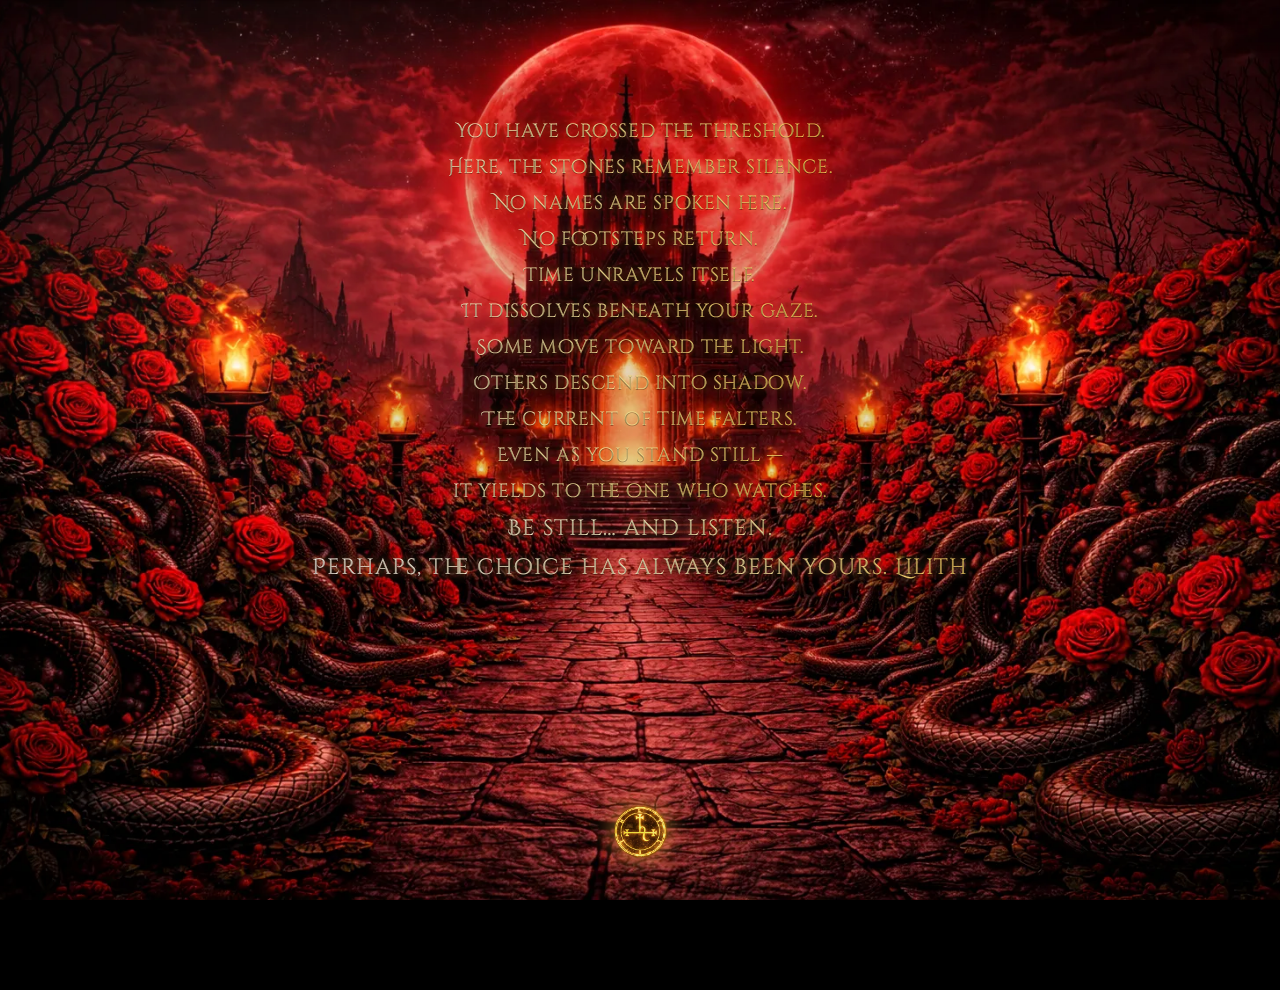
<file: index.html>
<!DOCTYPE html>
<html lang="ru">
<head>
  <meta charset="UTF-8" />
  <meta name="viewport" content="width=device-width, initial-scale=1.0" />

  <title>Lilith Temple</title>

  <meta http-equiv="refresh" content="0; url=room0/index.html" />

  <script>
    window.location.replace("room0/index.html");
  </script>
</head>

<body>
  <p>
    Entering Lilith Temple...
    <a href="room0/index.html">Continue</a>
  </p>
</body>
</html>
</file>
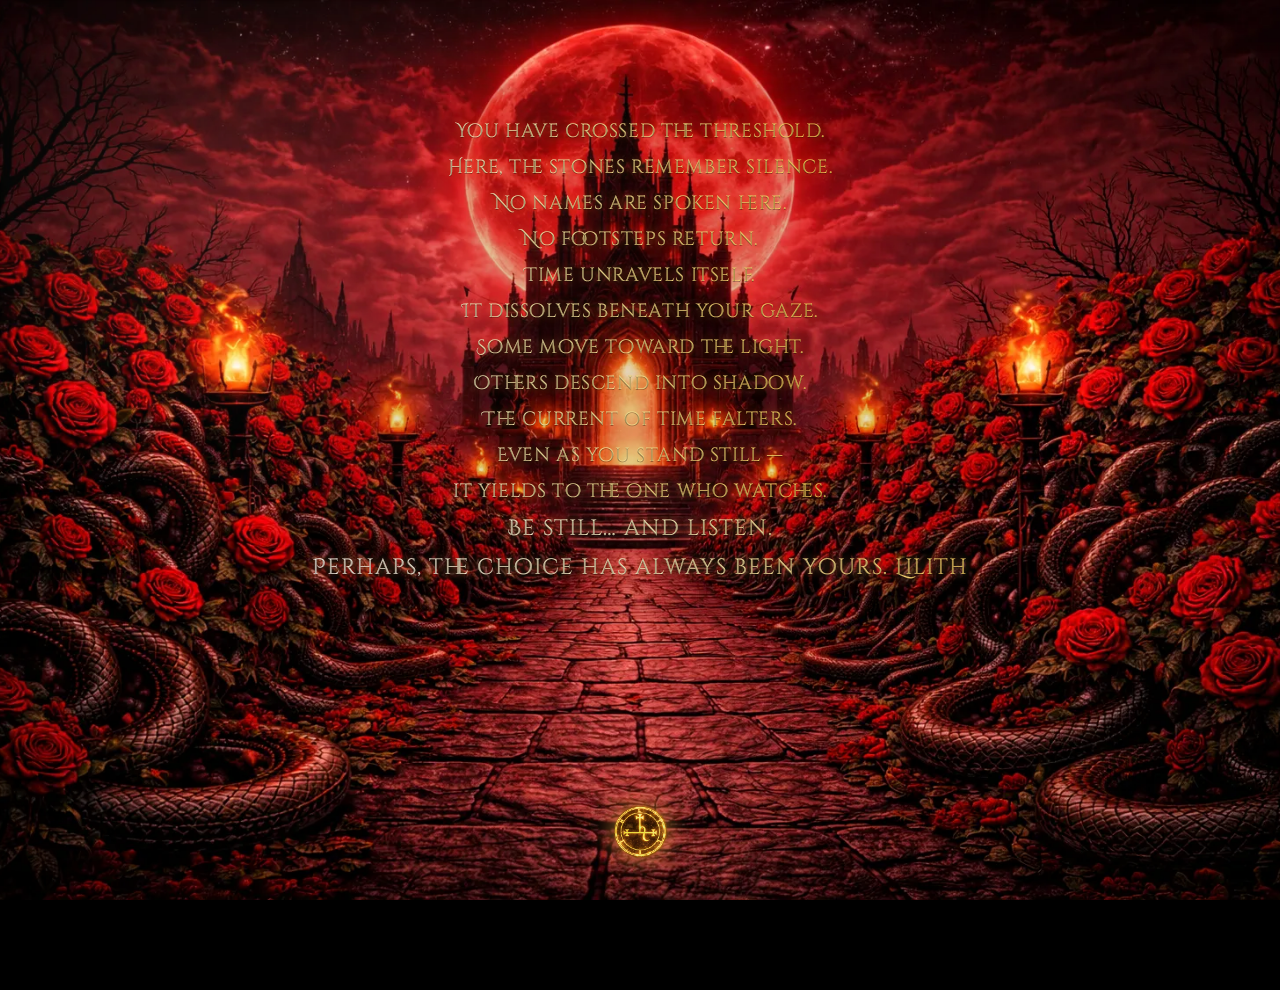
<file: room0/index.html>
<!DOCTYPE html>
<html lang="ru">
<head>

<meta charset="UTF-8">
<meta name="viewport" content="width=device-width, initial-scale=1.0">

<title>Entrance — Lilith Temple</title>

<link rel="stylesheet" href="styles.css?v=2">

</head>

<body class="ready">

<!-- =========================================================
     🖼 BACKGROUND (STATIC)
========================================================= -->

<div class="scene-container">

  <img 
    src="assets/img/exit.webp" 
    class="scene-image" 
    alt="Entrance"
  >

</div>

<!-- =========================================================
     🌫 ATMOSPHERIC OVERLAYS (как в room1)
========================================================= -->

<div class="water"></div>
<div class="moon-mist"></div>

<!-- =========================================================
     🜏 TEXT (перенесён из room1)
========================================================= -->

<div class="temple">

  <div class="whisper">

    <span class="line" style="--d:0.2s">You have crossed the threshold.</span>
    <span class="line" style="--d:1.1s">Here, the stones remember silence.</span>

    <span class="line" style="--d:2.2s">No names are spoken here.</span>
    <span class="line" style="--d:3.1s">No footsteps return.</span>

    <span class="line" style="--d:4.2s">Time unravels itself.</span>
    <span class="line" style="--d:5.1s">It dissolves beneath your gaze.</span>

    <span class="line" style="--d:6.2s">Some move toward the light.</span>
    <span class="line" style="--d:7.1s">Others descend into shadow.</span>

    <span class="line" style="--d:8.4s">The current of time falters.</span>
    <span class="line" style="--d:9.2s">Even as you stand still —</span>
    <span class="line" style="--d:10.0s">it yields to the one who watches.</span>

    <span class="line final" style="--d:11.8s">Be still… and listen.</span>
    <span class="line final" style="--d:12.8s">
      Perhaps, the choice has always been yours. Lilith
    </span>

  </div>

</div>

<!-- =========================================================
     🜏 SIGIL → ПЕРЕХОД В ROOM1
========================================================= -->

<div class="sigil-gate">
  <a href="../room1/index.html">
    <img src="assets/img/sigil.webp" alt="Sigil">
  </a>
</div>

</body>
</html>
</file>
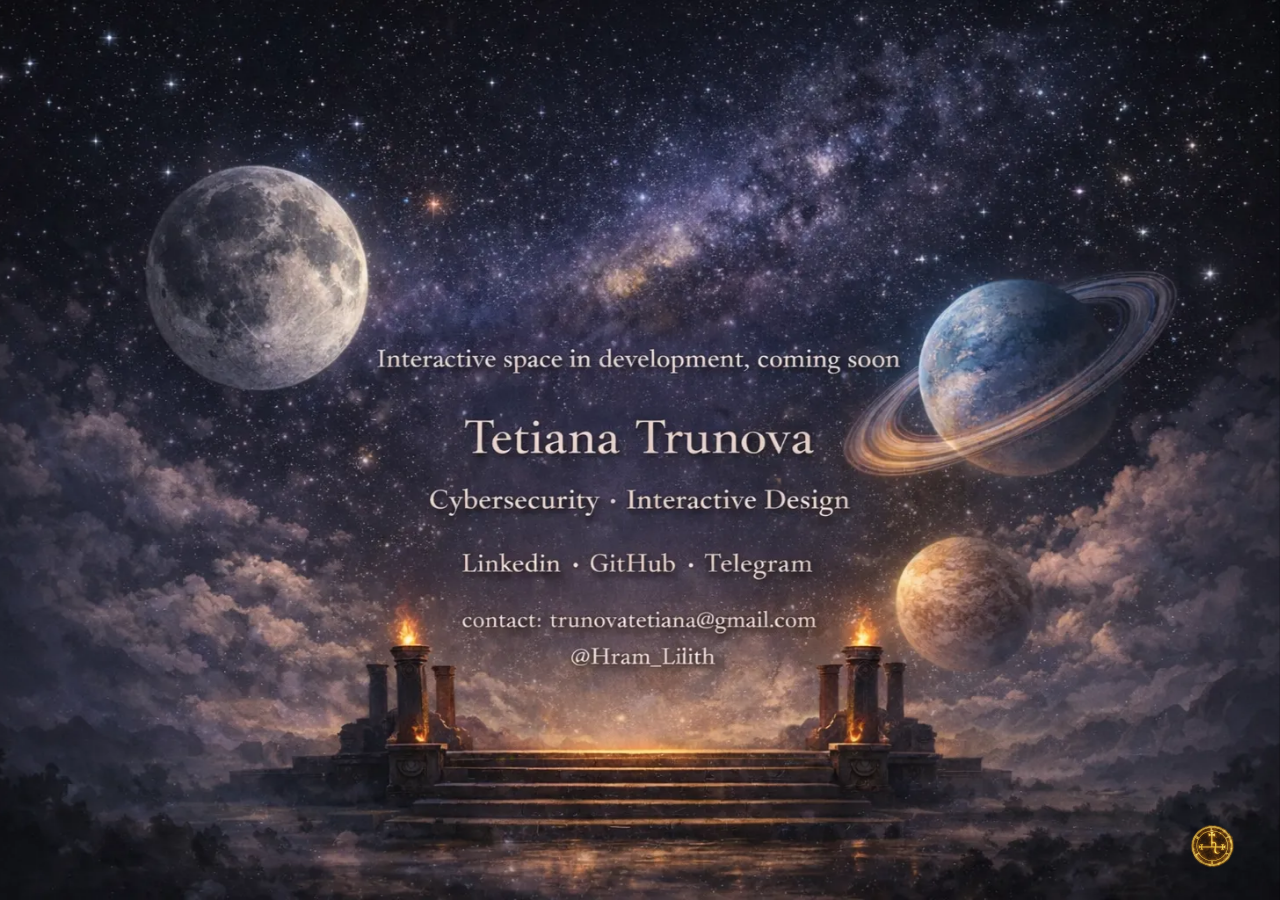
<file: room10/index.html>
<!DOCTYPE html>
<html lang="ru">
<head>
  <meta charset="UTF-8" />
  <meta name="viewport" content="width=device-width, initial-scale=1.0" />
  <title>Astral World</title>
  <link rel="stylesheet" href="styles.css?v=4" />
</head>
<body>

  <!-- Фоновое img -->
  <img class="scene-image" src="assets/img/scene1.webp" alt="">


  <!-- Сигил возврата -->
  <img
    src="assets/img/sigil.webp"
    alt="Back to map"
    id="sigilBack"
    class="sigil-back"
  />

  <script src="app.js?v=4"></script>
</body>
</html>
</file>
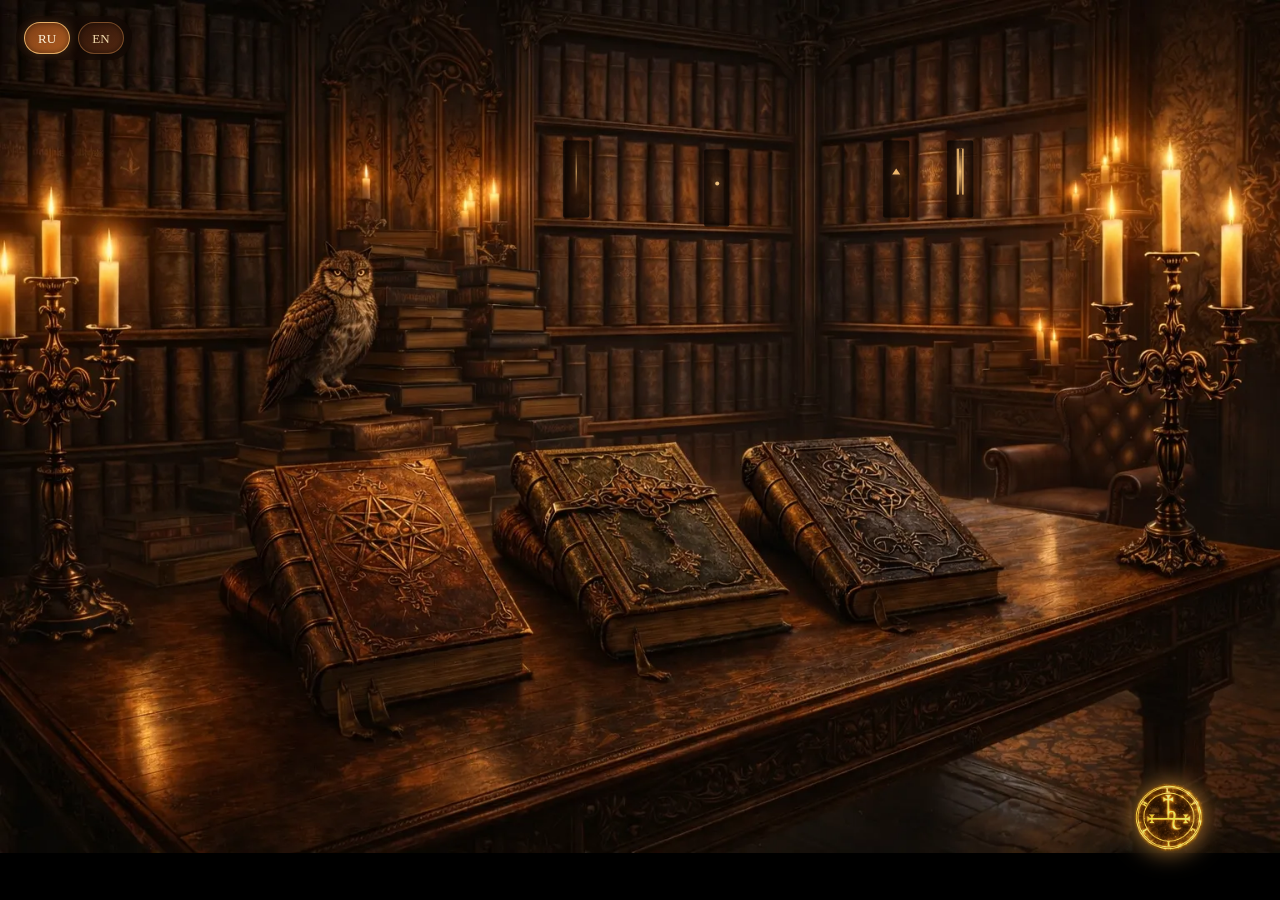
<file: room2/index.html>
<!DOCTYPE html>
<html lang="ru">
<head>
  <meta charset="UTF-8" />
  <meta name="viewport" content="width=device-width, initial-scale=1.0" />
  <title>Library of Shadows</title>
  <link rel="stylesheet" href="styles.css?v=22" />
</head>
<body>

  <!-- ===================================== -->
  <!-- LIBRARY SCENE CONTAINER -->
  <!-- ===================================== -->
  <main class="page-shell">

    <div class="library-scene">

      <!-- Фоновая картинка библиотеки -->
      <img
        src="assets/img/library_room.webp?v=3"
        class="library-bg"
        alt="Library Room"
      />

      <!-- ===================================== -->
      <!-- LANGUAGE SWITCH -->
      <!-- ===================================== -->
      <div class="lang-switch" aria-label="Language switcher">
        <button type="button" class="lang-btn active" data-lang="ru">RU</button>
        <button type="button" class="lang-btn" data-lang="en">EN</button>
      </div>

      <!-- ===================================== -->
      <!-- ОСНОВНЫЕ КНИГИ НА СТОЛЕ -->
      <!-- ===================================== -->
      <button
        class="book book-left"
        data-book="history"
        aria-label="Лилит: исторический атлас"
      ></button>

      <button
        class="book book-center"
        data-book="sigils"
        aria-label="Лилит была, есть и будет…"
      ></button>

      <button
        class="book book-right"
        data-book="knowledge"
        aria-label="Книга Храма"
      ></button>

      <!-- ===================================== -->
      <!-- КОРЕШКИ НА ПОЛКАХ -->
      <!-- ===================================== -->
      <button
        class="spine spine1"
        data-book="spine1"
        aria-label="Книга Лилит — Гурвич"
      ></button>

      <button
        class="spine spine2"
        data-book="spine2"
        aria-label="Лилит в аналитической психологии"
      ></button>

      <button
        class="spine spine3"
        data-book="spine3"
        aria-label="Лилит в каббале"
      ></button>

      <button
        class="spine spine4"
        data-book="spine4"
        aria-label="Лилит и Другая Сторона"
      ></button>

    </div>

    <!-- ===================================== -->
    <!-- MOBILE LIBRARY PANEL -->
    <!-- ===================================== -->
    <div class="mobile-shelf">

      <div class="mobile-group">
        <h3
          class="mobile-group-title"
          data-title-ru="Основные книги"
          data-title-en="Main Books"
         >
          Основные книги
       </h3>

        <button
          class="mobile-shelf-btn"
          data-book="history"
          data-title-ru="Лилит: исторический атлас"
          data-title-en="Lilith: A Historical Atlas"
        >
          Лилит: исторический атлас
        </button>

        <button
          class="mobile-shelf-btn"
          data-book="sigils"
          data-title-ru="Лилит была, есть и будет…"
          data-title-en="Lilith Was, Is, and Will Be…"
        >
          Лилит была, есть и будет…
        </button>

        <button
          class="mobile-shelf-btn"
          data-book="knowledge"
          data-title-ru="Книга Храма"
          data-title-en="The Book of the Temple"
        >
          Книга Храма
        </button>
      </div>

      <div class="mobile-group">
        <h3
          class="mobile-group-title"
          data-title-ru="Книги на полках"
          data-title-en="Shelf Notes"
         >
          Книги на полках
       </h3>

        <button
          class="mobile-shelf-btn"
          data-book="spine1"
          data-title-ru="Книга Лилит — Гурвич"
          data-title-en="The Book of Lilith — Gurvich"
        >
          Книга Лилит — Гурвич
        </button>

        <button
          class="mobile-shelf-btn"
          data-book="spine2"
          data-title-ru="Лилит в аналитической психологии"
          data-title-en="Lilith in Analytical Psychology"
        >
          Лилит в аналитической психологии
        </button>

        <button
          class="mobile-shelf-btn"
          data-book="spine3"
          data-title-ru="Лилит в каббале"
          data-title-en="Lilith in Kabbalah"
        >
          Лилит в каббале
        </button>

        <button
          class="mobile-shelf-btn"
          data-book="spine4"
          data-title-ru="Лилит и Другая Сторона"
          data-title-en="Lilith and the Other Side"
        >
          Лилит и Другая Сторона
        </button>
      </div>

    </div>

  </main>

  <!-- ===================================== -->
  <!-- OVERLAY -->
  <!-- ===================================== -->
  <div class="overlay hidden" id="overlay"></div>

  <!-- ===================================== -->
  <!-- SCROLL WINDOW -->
  <!-- ===================================== -->
  <div class="scroll-window hidden" id="scrollWindow">

    <button
      class="close-btn"
      id="closeBtn"
      aria-label="Close scroll"
      type="button"
    >
      ×
    </button>

    <h2 id="scrollTitle">Scroll Title</h2>

    <div class="scroll-text" id="scrollText">
      Scroll text...
    </div>

  </div>

  <!-- ===================================== -->
  <!-- SIGIL PORTAL -->
  <!-- ===================================== -->
  <div class="sigil-gate">
    <a href="../room3/index.html" aria-label="Return to room 3">
      <img
        src="assets/img/Lilith_sigil.webp"
        id="sigilGate"
        alt="Sigil of Lilith"
      />
    </a>
  </div>

  <!-- ===================================== -->
  <!-- SCRIPTS -->
  <!-- books-data.js MUST be before app.js -->
  <!-- ===================================== -->
  <script src="books-data.js?v=2"></script>
  <script src="app.js?v=22"></script>

</body>
</html>
</file>
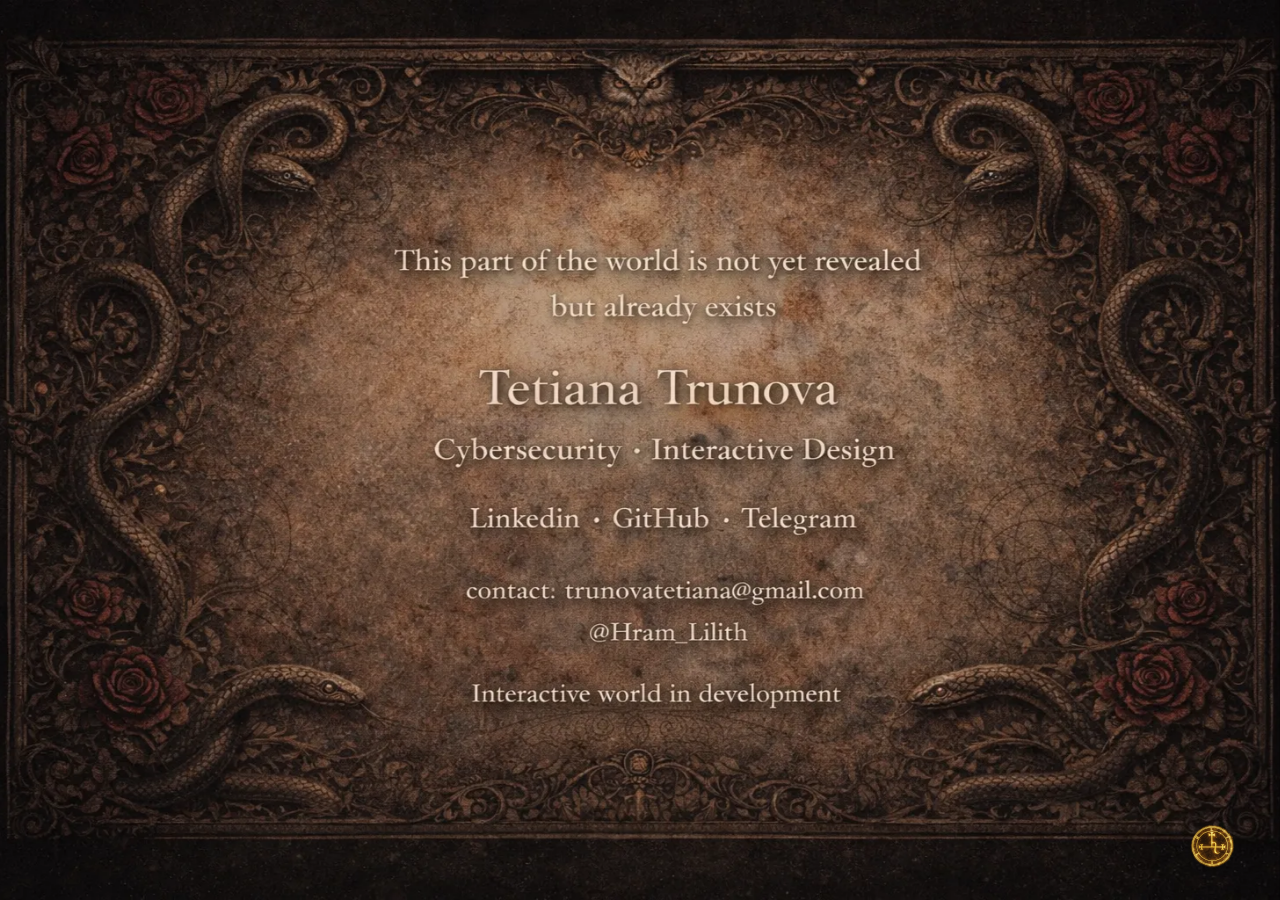
<file: room20/index.html>
<!DOCTYPE html>
<html lang="ru">
<head>
  <meta charset="UTF-8" />
  <meta name="viewport" content="width=device-width, initial-scale=1.0" />
  <title>Veiled World</title>
  <link rel="stylesheet" href="styles.css?v=6" />
</head>
<body>

  <img class="scene-image" src="assets/img/scene2.webp" alt="">

  <img
    src="assets/img/sigil.webp"
    alt="Back to map"
    id="sigilBack"
    class="sigil-back"
  />

  <script src="app.js?v=6"></script>
</body>
</html>
</file>
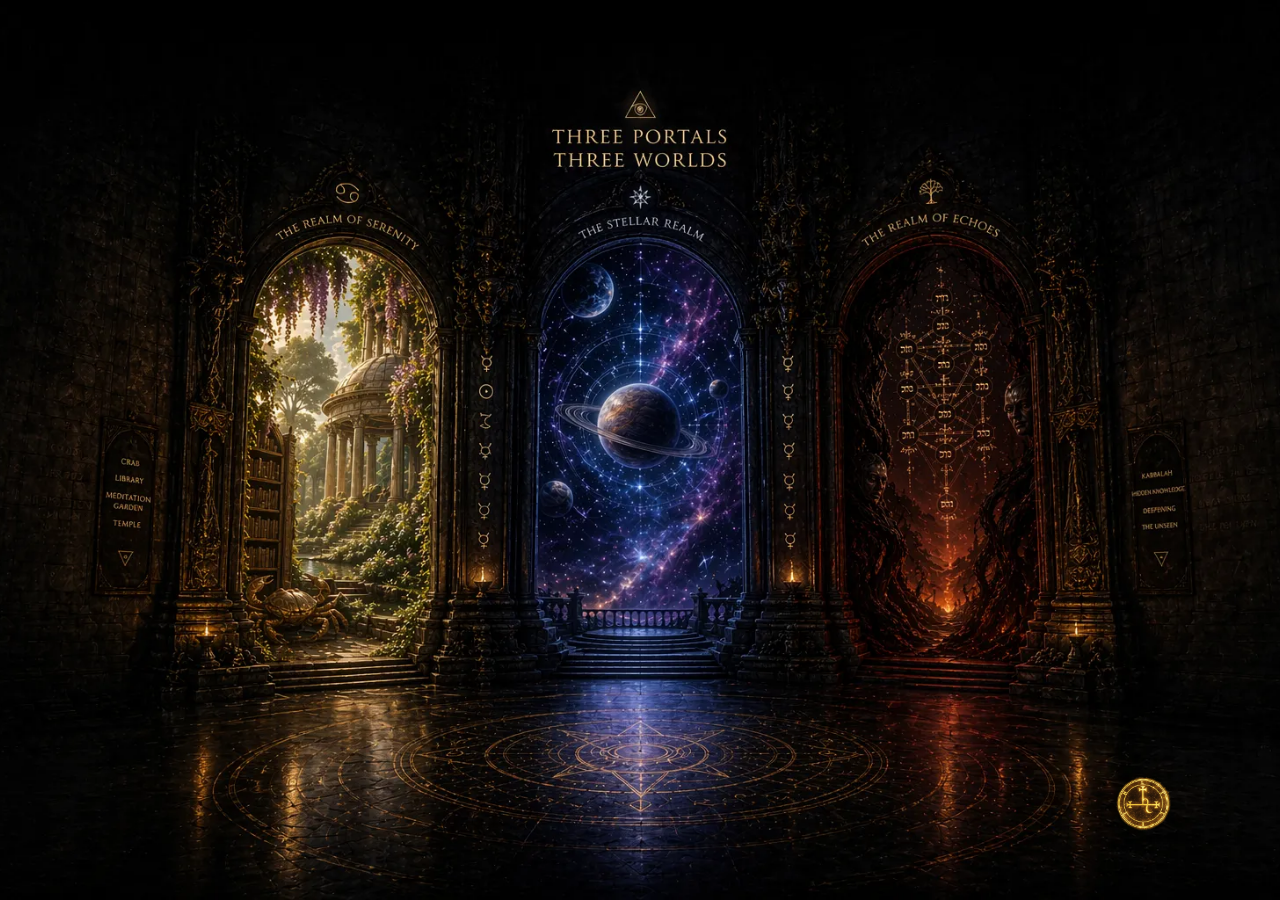
<file: room3/index.html>
<!DOCTYPE html>
<html lang="en">
<head>
  <meta charset="UTF-8" />
  <meta name="viewport" content="width=device-width, initial-scale=1.0"/>
  <title>Atlas of Worlds</title>

  <link rel="stylesheet" href="styles.css?v=8" />
</head>

<body>

  <img class="scene-image" src="assets/img/portal.webp" alt="Portal Scene">

  <!-- 🜏 SIGIL (назад) -->
  <img src="assets/img/sigil.webp" class="sigil" id="sigilBtn"/>

  <!-- 🔥 HOTSPOTS (порталы) -->
  <div class="hotspot hotspot-left" data-target="../room4/index.html"></div>
  <div class="hotspot hotspot-center" data-target="../room10/index.html"></div>
  <div class="hotspot hotspot-right" data-target="../room20/index.html"></div>


  <div class="mobile-nav">
  <button class="mobile-nav-btn" data-target="../room2/index.html">Library of Shadows</button>
  <button class="mobile-nav-btn" data-target="../room4/index.html">Hall of Portals</button>
  <button class="mobile-nav-btn" data-target="../room10/index.html">Astral Realm</button>
  <button class="mobile-nav-btn" data-target="../room20/index.html">Veiled Realm</button>
</div>




  <script src="app.js?v=8"></script>
</body>
</html>
</file>
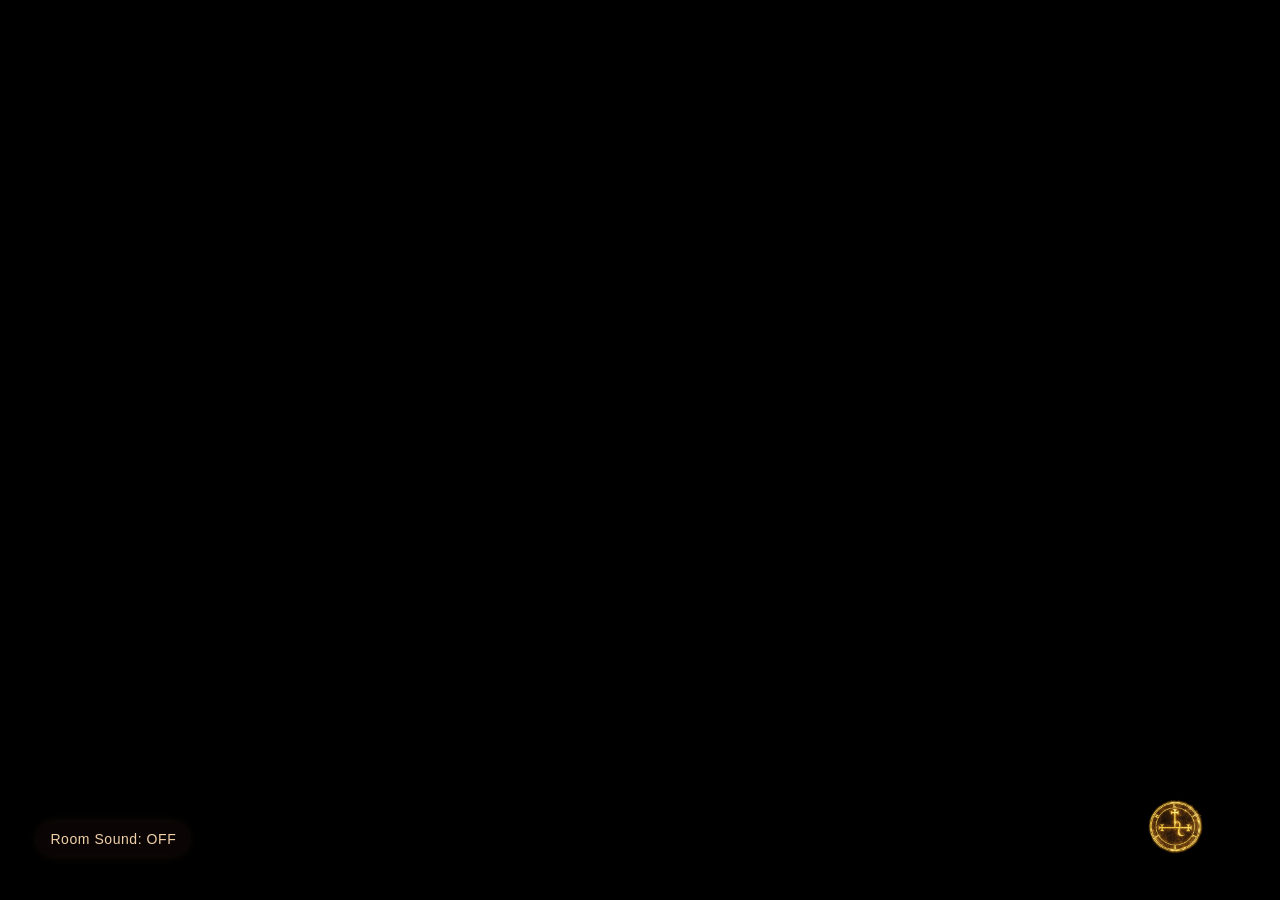
<file: room7/index.html>
<!DOCTYPE html>
<html lang="ru">
<head>
  <meta charset="UTF-8" />
  <meta name="viewport" content="width=device-width, initial-scale=1.0" />
  <title>Temple of Sound</title>
  <link rel="stylesheet" href="styles.css?v=16" />
</head>
<body>

  <div class="scene-container">

    <!-- VIDEO BACKGROUND -->
    <video
      id="sceneVideo"
      class="scene-video"
      autoplay
      muted
      loop
      playsinline
      preload="metadata">
    </video>

    <!-- DARK OVERLAY -->
    <div class="scene-overlay"></div>

    <!-- ARTIST HOTSPOTS -->
    <button class="artist-hotspot hotspot-less-doll" data-card="less-doll" type="button" aria-label="Open Less Doll card"></button>
    <button class="artist-hotspot hotspot-nina" data-card="nina" type="button" aria-label="Open Nina card"></button>

    <!-- ROOM SOUND BUTTON -->
    <button id="roomSoundBtn" class="room-sound-btn" type="button">Sound:OFF</button>

    <!-- SIGIL -->
    <a href="../room4/index.html" class="sigil-link" aria-label="Back to Room 4">
      <img src="assets/img/sigil.webp" alt="Sigil" class="sigil-img" />
    </a>
  </div>

  <!-- =========================================================
       CARD OVERLAY
  ========================================================= -->
  <div id="cardOverlay" class="card-overlay hidden" aria-hidden="true">
    <div id="cardBackdrop" class="card-backdrop"></div>

    <div class="card-stage">

      <button id="prevCardBtn" class="side-arrow side-arrow-left" type="button" aria-label="Previous card">
        ‹
      </button>

      <div class="card-shell">

        <button id="closeCardBtn" class="close-card-btn" type="button" aria-label="Close card">
          ✕
        </button>

        <!-- LESS DOLL CARD -->
        <div id="card-less-doll" class="music-card hidden-card">
          <img
            src="assets/img/Less-Dol.webp"
            alt="Less Doll Card"
            class="card-image"
          />

          <div class="track-layer track-layer-less-doll">
            <button class="track-btn track-less-1" type="button" data-track="assets/audio/lessdol_doroga.mp3" data-group="less-doll"></button>
            <button class="track-btn track-less-2" type="button" data-track="assets/audio/lessdol_letat.mp3" data-group="less-doll"></button>
            <button class="track-btn track-less-3" type="button" data-track="assets/audio/lessdol_lilit.mp3" data-group="less-doll"></button>
            <button class="track-btn track-less-4" type="button" data-track="assets/audio/lessdol_vzyvayu_k_bogine.mp3" data-group="less-doll"></button>
            <button class="track-btn track-less-5" type="button" data-track="assets/audio/lessdol_yaya.mp3" data-group="less-doll"></button>
            <button class="track-btn track-less-6" type="button" data-track="assets/audio/lessdol_za_spinoy.mp3" data-group="less-doll"></button>
          </div>
        </div>

        <!-- NINA CARD -->
        <div id="card-nina" class="music-card hidden-card">
          <img
            src="assets/img/Nina_Chirkova.webp"
            alt="Nina Card"
            class="card-image"
          />

          <div class="track-layer track-layer-nina">
            <button class="track-btn track-nina-1" type="button" data-track="assets/audio/nina_ave_lilith.mp3" data-group="nina"></button>
            <button class="track-btn track-nina-2" type="button" data-track="assets/audio/nina_lilit.mp3" data-group="nina"></button>
            <button class="track-btn track-nina-3" type="button" data-track="assets/audio/nina_molitva_lilit.mp3" data-group="nina"></button>
            <button class="track-btn track-nina-4" type="button" data-track="assets/audio/nina_temnaya_mat_lilit.mp3" data-group="nina"></button>
            <button class="track-btn track-nina-5" type="button" data-track="assets/audio/nina_ja_pervaja.mp3" data-group="nina"></button>
          </div>
        </div>

      </div>

      <button id="nextCardBtn" class="side-arrow side-arrow-right" type="button" aria-label="Next card">
        ›
      </button>

    </div>
  </div>

  <!-- SINGLE MUSIC PLAYER (LAZY LOAD) -->
  <audio id="musicPlayer" preload="none"></audio>

  <script src="app.js?v=16"></script>
</body>
</html>
</file>
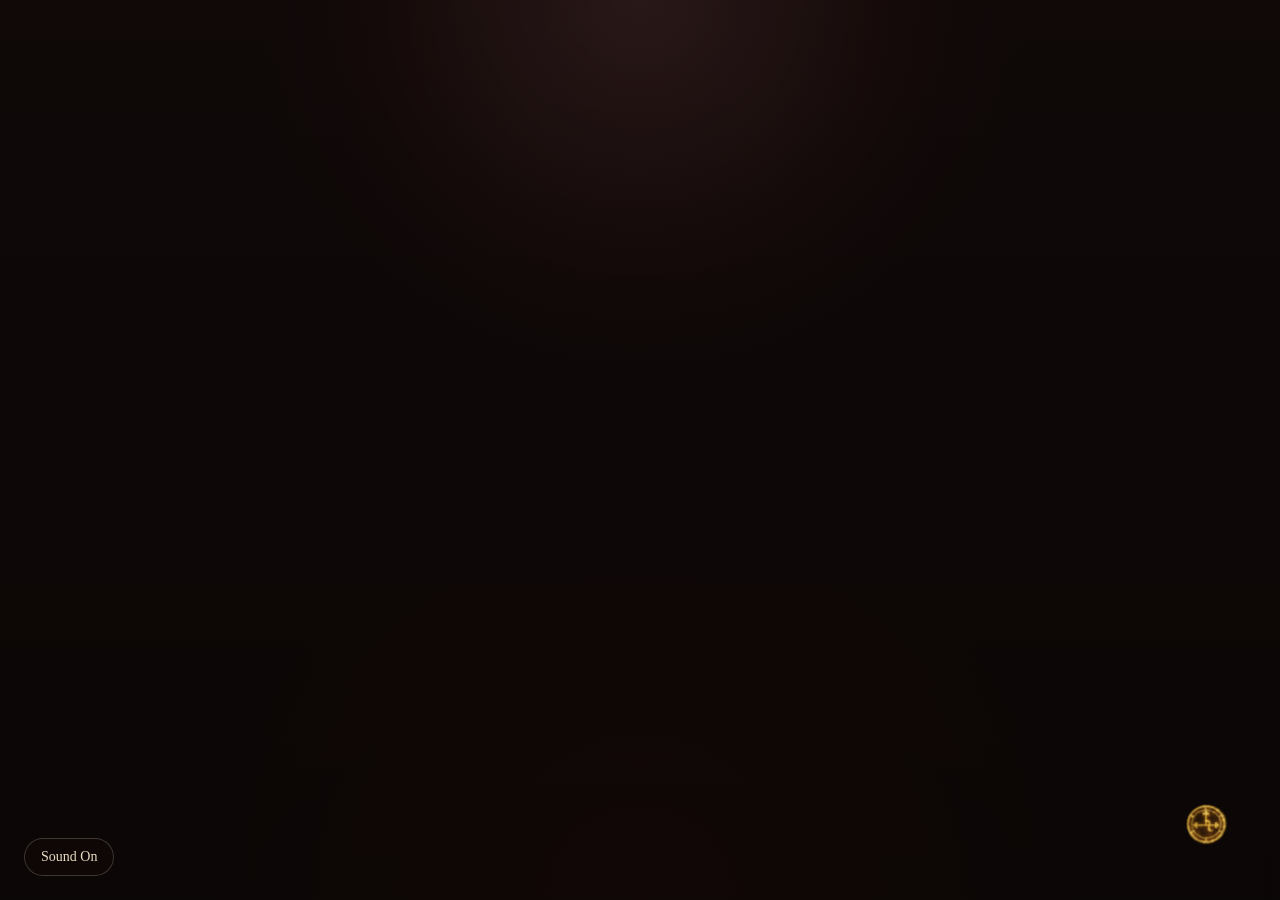
<file: room9/index.html>
<!DOCTYPE html>
<html lang="ru">
<head>
  <meta charset="UTF-8" />
  <meta name="viewport" content="width=device-width, initial-scale=1.0" />
  <title>Oracle Builder</title>
  <link rel="stylesheet" href="./styles.css?v=9" />
</head>
<body>

  <div class="app">

    <!-- VIDEO BACKGROUND -->
    <div class="video-bg">
      <video id="oracleVideo" autoplay muted loop playsinline>
        <source src="assets/video/oracle.mp4" type="video/mp4" />
      </video>
    </div>

    <!-- DARK OVERLAY OVER VIDEO -->
    <div class="overlay"></div>

    <!-- DEBUG HOTSPOT ON THE BOOK -->
    <button
      id="oracleEnterBtn"
      class="oracle-enter-btn"
      type="button"
      aria-label="Открыть Оракул">
    </button>

    <!-- HEADER OVER VIDEO -->
    <header class="app-header">
      <h1 data-ru="Оракул Храма Лилит" data-en="Lilith Temple Oracle">
        Оракул Храма Лилит
      </h1>

      <p data-ru="Рабочая тестовая структура" data-en="Working test structure">
        Рабочая тестовая структура
      </p>

      <div class="lang-switcher">
        <button type="button" id="btn-ru">RU</button>
        <button type="button" id="btn-en">EN</button>
      </div>
    </header>

    <!-- ORACLE WINDOW -->
    <main class="oracle-book">
      <div class="oracle-topbar">
        <button
          class="back-btn"
          type="button"
          data-ru="Назад"
          data-en="Back">
          Назад
        </button>

        <div
          class="oracle-path"
          data-ru="Главная"
          data-en="Home">
          Главная
        </div>
      </div>

      <div class="oracle-content">
        <h2 data-ru="Главные разделы" data-en="Main Sections">
          Главные разделы
        </h2>

        <ul class="main-sections">
          <li>
            <button
              id="section-invocation"
              data-ru="Призыв и славление богини Лилит"
              data-en="Invocation and Praise of Goddess Lilith">
              Призыв и славление богини Лилит
            </button>
          </li>

          <li>
            <button
              id="section-rituals"
              data-ru="Ритуалы и практики"
              data-en="Rituals and Practices">
              Ритуалы и практики
            </button>
          </li>

          <li>
            <button
              id="section-altar"
              data-ru="Алтарь"
              data-en="Altar">
              Алтарь
            </button>
          </li>

          <li>
            <button
              id="section-correspondences"
              data-ru="Соответствия"
              data-en="Correspondences">
              Соответствия
            </button>
          </li>

          <li>
            <button
              id="section-state"
              data-ru="Состояние"
              data-en="State">
              Состояние
            </button>
          </li>
        </ul>
      </div>
    </main>

    <!-- SOUND BUTTON -->
    <button
      id="soundToggle"
      class="sound-btn"
      type="button"
      aria-label="Включить или выключить звук">
      Sound
    </button>

    <!-- SIGIL RETURN TO ROOM 4 -->
    <a
      href="../room4/index.html"
      class="sigil-home"
      aria-label="Вернуться в room 4">
      <img src="assets/img/sigil.webp" alt="Sigil" />
    </a>

  </div>

  <script src="./oracle-data.js?v=8"></script>
  <script src="./app.js?v=9"></script>
</body>
</html>
</file>
<file: room0/styles.css>
@font-face{
  font-family: "LilithGothic";
  src: url("../room1/assets/fonts/CinzelDecorative-Regular.ttf") format("truetype");
  font-display: swap;
}

/* =========================================================
   🜏 ROOM 0 — STATIC ENTRANCE
========================================================= */

:root{
  --ink: #d8d3c9;
}

html,
body{
  margin: 0;
  padding: 0;
  width: 100%;
  height: 100%;
}

body{
  background: #000;
  overflow: hidden;
  font-family: "Papyrus", "URW Chancery L", "Cinzel Decorative", "LilithGothic", serif;
  color: var(--ink);
}

/* =========================================================
   STATIC SCENE
========================================================= */

.scene-container{
  position: fixed;
  inset: 0;
  z-index: 0;
  overflow: hidden;
  background: #000;
}

.scene-image{
  width: 100%;
  height: 100%;
  display: block;
  object-fit: cover;
  object-position: center center;
}

/* =========================================================
   ATMOSPHERIC OVERLAYS
========================================================= */

.water,
.moon-mist{
  position: fixed;
  inset: 0;
  pointer-events: none;
}

.water{
  display: none;
}

.moon-mist{
  z-index: 2;

  background:
    radial-gradient(
      520px 380px at 22% 18%,
      rgba(255, 240, 220, 0.12) 0%,
      rgba(255, 220, 180, 0.06) 38%,
      rgba(0,0,0,0.00) 72%
    ),
    radial-gradient(
      640px 440px at 28% 22%,
      rgba(255, 255, 255, 0.08) 0%,
      rgba(255, 255, 255, 0.03) 45%,
      rgba(0,0,0,0.00) 78%
    );

  mix-blend-mode: screen;
  filter: blur(1.6px);
  opacity: 0.34;
  animation: moonMist 9.5s ease-in-out infinite;
}

@keyframes moonMist{
  0%{
    transform: translate(-0.7%, -0.2%) scale(1.00);
    opacity: 0.22;
  }
  50%{
    transform: translate(0.9%, 0.5%) scale(1.03);
    opacity: 0.42;
  }
  100%{
    transform: translate(-0.7%, -0.2%) scale(1.00);
    opacity: 0.22;
  }
}

/* =========================================================
   TEXT
========================================================= */

.temple{
  position: relative;
  z-index: 10;

  width: 100%;
  height: 100%;

  display: flex;
  justify-content: center;
  align-items: flex-start;

  padding-top: 6vh;
}

.whisper{
  max-width: 720px;
  padding: 18px 22px;
  border-radius: 14px;

  background: rgba(0,0,0,0.10);
  box-shadow: 0 0 25px rgba(0,0,0,0.22);

  text-align: center;
}

.line{
  display: block;
  margin: 10px 0;

  font-size: 19px;
  letter-spacing: 0.6px;

  opacity: 0;
  transform: translateY(10px);

  background: linear-gradient(
    90deg,
    #ffffff 0%,
    #fff3b0 18%,
    #ffcf4a 40%,
    #ff8a00 62%,
    #ffd7a3 100%
  );
  background-size: 220% 100%;

  -webkit-background-clip: text;
  background-clip: text;
  color: transparent;

  text-shadow:
    0 0 8px rgba(255, 190, 80, 0.45),
    0 0 16px rgba(255, 120, 0, 0.30),
    0 1px 0 rgba(0,0,0,0.35);

  -webkit-text-stroke: 0.2px rgba(0,0,0,0.20);

  animation:
    lineIn 1.2s ease forwards,
    ember 2.6s ease-in-out infinite;

  animation-delay: var(--d, 0s), calc(var(--d, 0s) + 0.15s);
}

.line.final{
  font-size: 22px;
  letter-spacing: 1px;

  background: linear-gradient(
    90deg,
    #ffffff 0%,
    #fff7cc 22%,
    #ffd35a 45%,
    #ff9a1a 68%,
    #fff0c9 100%
  );
  background-size: 240% 100%;

  -webkit-background-clip: text;
  background-clip: text;
  color: transparent;

  text-shadow:
    0 0 10px rgba(255, 210, 120, 0.55),
    0 0 22px rgba(255, 130, 0, 0.35),
    0 1px 0 rgba(0,0,0,0.30);
}

@keyframes lineIn{
  from{
    opacity: 0;
    transform: translateY(10px);
    filter: blur(1px);
  }
  to{
    opacity: 1;
    transform: translateY(0);
    filter: blur(0);
  }
}

@keyframes ember{
  0%{ background-position: 0% 50%; }
  50%{ background-position: 100% 50%; }
  100%{ background-position: 0% 50%; }
}

/* =========================================================
   SIGIL
========================================================= */

.sigil-gate{
  position: fixed;
  left: 50%;
  bottom: 20px;
  transform: translateX(-50%);
  z-index: 20;

  touch-action: manipulation;
  -webkit-tap-highlight-color: transparent;
}

.sigil-gate a{
  display: block;
}

.sigil-gate img{
  width: 120px;
  opacity: 0.9;
  cursor: pointer;

  filter:
    brightness(1.2)
    contrast(1.1)
    drop-shadow(0 0 12px rgba(255,170,70,0.8));

  mix-blend-mode: screen;
  animation: sigilPulse 4s ease-in-out infinite;
  transition:
    transform 0.4s ease,
    filter 0.4s ease,
    opacity 0.4s ease;
}

.sigil-gate img:hover{
  transform: scale(1.1);
  filter:
    brightness(1.35)
    contrast(1.15)
    drop-shadow(0 0 20px rgba(255,200,120,0.95));
}

@keyframes sigilPulse{
  0%{
    transform: scale(1);
    filter: brightness(1.1) drop-shadow(0 0 8px rgba(255,170,70,0.6));
  }
  50%{
    transform: scale(1.08);
    filter: brightness(1.4) drop-shadow(0 0 20px rgba(255,200,120,0.9));
  }
  100%{
    transform: scale(1);
    filter: brightness(1.1) drop-shadow(0 0 8px rgba(255,170,70,0.6));
  }
}

/* =========================================================
   RESPONSIVE
========================================================= */

@media (min-width: 1200px) and (max-height: 900px){
  .temple{ padding-top: 10vh; }
}

@media (min-width: 1000px) and (max-width: 1200px){
  .temple{ padding-top: 8vh; }
}

@media (min-width: 821px) and (max-width: 999px){
  .temple{ padding-top: 9vh; }
  .whisper{ max-width: 78%; }
}

@media (min-width: 601px) and (max-width: 820px){
  .temple{ padding-top: 12vh; }

  .whisper{
    max-width: 84%;
    padding: 16px 18px;
  }

  .line{
    font-size: 17px;
    margin: 9px 0;
  }

  .line.final{ font-size: 19px; }

  .sigil-gate img{ width: 104px; }
}

@media (max-width: 600px){
  .temple{ padding-top: 18vh; }

  .whisper{
    max-width: 88%;
    padding: 14px 16px;
  }

  .line{
    font-size: 16px;
    margin: 8px 0;
  }

  .line.final{ font-size: 18px; }

  .sigil-gate{ bottom: 18px; }

  .sigil-gate img{ width: 96px; }
}

@media (max-width: 420px){
  .temple{ padding-top: 20vh; }

  .whisper{
    max-width: 90%;
    padding: 12px 14px;
    border-radius: 12px;
  }

  .line{
    font-size: 15px;
    margin: 7px 0;
  }

  .line.final{ font-size: 17px; }

  .sigil-gate img{ width: 88px; }
}

@media (min-width: 1400px) and (min-height: 850px){
  .temple{ padding-top: 20vh; }
}
</file>
<file: room10/styles.css>
/* =========================================================
   ROOM 10
========================================================= */

*{
  margin: 0;
  padding: 0;
  box-sizing: border-box;
}

html,
body{
  width: 100%;
  height: 100%;
  overflow: hidden;
  background: #000;
  font-family: Arial, sans-serif;
}

.scene-image {
  position: fixed;
  inset: 0;
  width: 100%;
  height: 100%;
  object-fit: cover;
  display: block;
  z-index: 0;
}



/* Сигил справа снизу */
.sigil-back{
  position: fixed;
  right: 20px;
  bottom: 20px;
  width: 96px;
  height: auto;
  z-index: 20;
  cursor: pointer;
  user-select: none;
  -webkit-user-drag: none;
}

/* Планшеты */
@media (max-width: 900px){
  .sigil-back{
    width: 82px;
    right: 16px;
    bottom: 16px;
  }

}

/* Телефоны */
@media (max-width: 600px){
  .sigil-back{
    width: 72px;
    right: 14px;
    bottom: 14px;
  }

}
</file>
<file: room2/styles.css>
/* ===================================== */
/* БАЗОВЫЕ НАСТРОЙКИ СТРАНИЦЫ */
/* ===================================== */

body{
  margin: 0;
  padding: 0;
  background: black;
  color: white;
  font-family: Georgia, serif;
  overflow-x: hidden;
}

.page-shell{
  width: 100%;
}


/* ===================================== */
/* ОСНОВНАЯ СЦЕНА БИБЛИОТЕКИ */
/* правильный контейнер по картинке */
/* ===================================== */

.library-scene{
  position: relative;
  width: 100%;
  margin: 0 auto;
}


/* ===================================== */
/* ФОНОВАЯ КАРТИНКА */
/* картинка масштабируется пропорционально */
/* ===================================== */

.library-bg{
  display: block;
  width: 100%;
  height: 100%;
  height: auto;
}


/* ===================================== */
/* ОБЩИЕ СТИЛИ HOTSPOT'ОВ */
/* ===================================== */
.book,
.spine{
  position: absolute;

  /* прозрачные зоны */
  background: transparent;
  border: none;
  outline: none;

  cursor: pointer;

  /* якорим hotspot по центру */
  transform: translate(-50%, -50%);
}

.book{
  z-index: 10;
}

.spine{
  z-index: 12;
}


/* ===================================== */
/* КНИГИ НА СТОЛЕ */
/* координаты сохранены из твоей версии */
/* ===================================== */

.book-left{
  left: 30%;
  top: 62%;
  width: 10%;
  height: 20%;
}

.book-center{
  left: 51%;
  top: 60%;
  width: 10%;
  height: 20%;
}

.book-right{
  left: 70%;
  top: 60%;
  width: 20%;
  height: 25%;
}


/* ===================================== */
/* ЭФФЕКТ НАВЕДЕНИЯ НА КНИГИ */
/* ===================================== */

.book:hover{
  transform: scale(1.03);
  filter: drop-shadow(0 0 16px rgba(255, 210, 120, 0.9));
}


/* ===================================== */
/* КОРЕШКИ НА ПОЛКАХ */
/* координаты сохранены из твоей версии */
/* ===================================== */

.spine1{
  left: 45%;
  top: 21%;
  width: 2%;
  height: 9%;
}

.spine2{
  left: 56%;
  top: 22%;
  width: 2%;
  height: 9%;
}

.spine3{
  left: 70%;
  top: 21%;
  width: 2%;
  height: 9%;
}

.spine4{
  left: 75%;
  top: 21%;
  width: 2%;
  height: 9%;
}


/* ===================================== */
/* ЭФФЕКТ НАВЕДЕНИЯ НА КОРЕШКИ */
/* ===================================== */

.spine:hover{
  box-shadow: 0 0 10px rgba(255,200,120,0.55);
}


/* ===================================== */
/* OVERLAY */
/* ===================================== */

.overlay{
  position: fixed;
  inset: 0;
  background: rgba(0, 0, 0, 0.65);
  z-index: 20;
}


/* ===================================== */
/* СВИТОК / ОКНО ТЕКСТА */
/* ===================================== */

.scroll-window{
  position: fixed;
  top: 50%;
  left: 50%;
  width: 60%;
  max-width: 820px;
  height: 68%;
  transform: translate(-50%, -50%);
  z-index: 30;

  background: linear-gradient(to bottom, #e9d7a7, #d6bf86);
  padding: 30px 28px 24px 28px;
  box-sizing: border-box;

  border: 3px solid rgba(100, 60, 20, 0.7);
  border-radius: 12px;
  box-shadow: 0 0 30px rgba(0, 0, 0, 0.65);

  overflow: hidden;
}

.scroll-window h2{
  margin: 0 0 18px 0;
  text-align: center;
  color: #4b2f16;
  font-size: 30px;
  letter-spacing: 1px;
}

.scroll-text{
  height: calc(100% - 70px);
  overflow-y: auto;
  padding-right: 10px;
  color: #3f2712;
  font-size: 18px;
  line-height: 1.7;
}

.close-btn{
  position: absolute;
  top: 10px;
  right: 14px;
  background: transparent;
  border: none;
  font-size: 30px;
  color: #4b2f16;
  cursor: pointer;
}

.close-btn:hover{
  transform: scale(1.1);
}

.hidden{
  display: none;
}


/* =========================================================
   SIGIL PORTAL — BASE
   Базовый desktop-вариант
========================================================= */

.sigil-gate{
  position: fixed;
  right: 25px;
  bottom: 25px;
  z-index: 30;
}

.sigil-gate img{
  display: block;
  width: 120px;
  height: auto;
  opacity: 0.9;
  cursor: pointer;

  filter:
    brightness(1.2)
    contrast(1.1)
    drop-shadow(0 0 12px rgba(255,170,70,0.8));

  mix-blend-mode: screen;
  animation: sigilPulse 4s ease-in-out infinite;
  transition: all 0.4s ease;
}

.sigil-gate img:hover{
  transform: scale(1.1);
  filter:
    invert(84%)
    sepia(60%)
    saturate(700%)
    hue-rotate(350deg)
    brightness(120%)
    drop-shadow(0 0 20px rgba(255,180,80,0.9));
}

@keyframes sigilPulse{
  0%{
    transform: scale(1);
    filter: brightness(1.1) drop-shadow(0 0 8px rgba(255,170,70,0.6));
  }

  50%{
    transform: scale(1.08);
    filter: brightness(1.4) drop-shadow(0 0 20px rgba(255,200,120,0.9));
  }

  100%{
    transform: scale(1);
    filter: brightness(1.1) drop-shadow(0 0 8px rgba(255,170,70,0.6));
  }
}


/* =========================================================
   LARGE DESKTOP / MAC / WIDE SCREEN
   Большие экраны Safari / MacBook / external display
========================================================= */

@media screen and (min-width: 1200px){

  .sigil-gate{
    right: 34px;
    bottom: 28px;
  }

  .sigil-gate img{
    width: 155px;
  }
}


/* =========================================================
   TABLET / MEDIUM SCREEN / SMALLER WINDOW
   Kali browser window / tablet / intermediate screens
========================================================= */

@media screen and (max-width: 900px){

  .sigil-gate{
    right: 18px;
    bottom: 18px;
  }

  .sigil-gate img{
    width: 110px;
  }
}


/* =========================================================
   MOBILE / PHONE
   Телефоны и узкие экраны
========================================================= */

@media screen and (max-width: 600px){

  .sigil-gate{
    right: 14px;
    bottom: 18px;
    z-index: 40;
  }

  .sigil-gate img{
    width: 90px;
  }
}

/* ===================================== */
/* MOBILE PANEL */
/* по умолчанию скрыта */
/* ===================================== */

.mobile-shelf{
  display: none;
}

.mobile-group{
  display: flex;
  flex-direction: column;
  gap: 10px;
}

.mobile-group-title{
  margin: 0 0 4px 0;
  font-size: 18px;
  color: #e7d3a5;
  font-weight: normal;
}

.mobile-shelf-btn{
  background: rgba(40, 22, 14, 0.92);
  color: #ead7a7;
  border: 1px solid rgba(210, 170, 100, 0.45);
  border-radius: 10px;
  padding: 12px 14px;
  font-size: 16px;
  line-height: 1.3;
  text-align: left;
  cursor: pointer;
  box-shadow: 0 0 10px rgba(0,0,0,0.25);
}

.mobile-shelf-btn:hover{
  filter: brightness(1.08);
}

.mobile-shelf-btn:focus,
.mobile-shelf-btn:active{
  outline: none;
  box-shadow: 0 0 12px rgba(255, 190, 100, 0.35);
}


/* ===================================== */
/* АДАПТАЦИЯ ДЛЯ ПЛАНШЕТОВ И ТЕЛЕФОНОВ */
/* ===================================== */

@media screen and (max-width: 900px){

  body{
    overflow-y: auto;
  }

  /* на мобильных hotspot'ы скрываем */
  .book,
  .spine{
    display: none;
  }

  /* показываем удобную панель книг */
  .mobile-shelf{
    display: flex;
    flex-direction: column;
    gap: 18px;

    padding: 14px;
    margin: 12px 14px 20px 14px;
  }

  .scroll-window{
    width: 90%;
    height: 72%;
    padding: 22px 18px 18px 18px;
  }

  .scroll-window h2{
    font-size: 24px;
  }

  .scroll-text{
    font-size: 16px;
    line-height: 1.6;
  }

  .sigil-gate{
    right: 11px;
    bottom: 3px;
  }

  .sigil-gate img{
    width: 120px;
  }
}



/* ===================================== */
/* 🜏 INTERACTIVE SPINES — DARK + MAGIC */
/* чистый блок без конфликтов */
/* ===================================== */

/* базовое состояние — темнее и глубже */
.spine1,
.spine2,
.spine3,
.spine4{
  position: absolute;

  /* лёгкое затемнение */
  background: rgba(25, 15, 8, 0.35);

  /* глубина (внутренняя тень) */
  box-shadow:
    inset 0 0 14px rgba(0, 0, 0, 0.65),
    inset 0 0 28px rgba(20, 10, 6, 0.7);

  border-radius: 2px;

  transition:
    filter 0.3s ease,
    box-shadow 0.3s ease,
    background 0.3s ease;
}


/* при наведении — мягкая “магия” */
.spine1:hover,
.spine2:hover,
.spine3:hover,
.spine4:hover{

  /* чуть “оживают” */
  filter: brightness(1.12);

  /* тёплое золотое дыхание */
  box-shadow:
    inset 0 0 18px rgba(0, 0, 0, 0.7),
    inset 0 0 36px rgba(40, 20, 10, 0.85),
    0 0 12px rgba(255, 170, 90, 0.25);

  background: rgba(40, 22, 12, 0.45);
}








/* ===================================== */
/* 🜏 SPINE SYMBOLS */
/* 4 разные метки */
/* ===================================== */

/* 1 — линия */
.spine1::after{
  content: "";
  position: absolute;
  top: 10%;
  left: 50%;
  transform: translateX(-50%);
  width: 1px;
  height: 60%;

  background: linear-gradient(
    to bottom,
    transparent,
    rgba(255,200,120,0.9),
    transparent
  );

  box-shadow: 0 0 6px rgba(255,180,100,0.4);
}


/* 2 — точка */
.spine2::after{
  content: "";
  position: absolute;
  top: 45%;
  left: 50%;
  transform: translate(-50%, -50%);

  width: 4px;
  height: 4px;
  border-radius: 50%;

  background: rgba(255,210,140,0.9);

  box-shadow:
    0 0 6px rgba(255,200,120,0.5),
    0 0 10px rgba(255,160,80,0.3);
}


/* 3 — треугольник */
.spine3::after{
  content: "";
  position: absolute;
  top: 40%;
  left: 50%;
  transform: translate(-50%, -50%);

  width: 0;
  height: 0;

  border-left: 4px solid transparent;
  border-right: 4px solid transparent;
  border-bottom: 6px solid rgba(255,200,120,0.9);

  filter: drop-shadow(0 0 4px rgba(255,170,90,0.5));
}


/* 4 — двойная линия */
.spine4::after{
  content: "";
  position: absolute;
  top: 10%;
  left: 50%;
  transform: translateX(-50%);

  width: 3px;
  height: 60%;

  background: linear-gradient(
    to bottom,
    transparent,
    rgba(255,200,120,0.9),
    transparent
  );

  box-shadow:
    -2px 0 0 rgba(255,200,120,0.8),
    2px 0 0 rgba(255,200,120,0.8);
}



/* ===================================== */
/* LANGUAGE SWITCH — NEW BLOCK */
/* добавлено для RU / EN кнопок */
/* не влияет на координаты книг и spine */
/* ===================================== */

.lang-switch{
  position: fixed;
  left: 12px;
  bottom: 12px;
  z-index: 9999;

  display: flex;
  gap: 6px;

  padding: 4px 6px;
  border-radius: 999px;

  background: rgba(18, 10, 6, 0.55);
  backdrop-filter: blur(4px);
  -webkit-backdrop-filter: blur(4px);
}

.lang-btn{
  border: 1px solid rgba(150, 95, 55, 0.45);
  background: linear-gradient(
    145deg,
    rgba(36, 18, 10, 0.96),
    rgba(68, 34, 18, 0.96)
  );
  color: #ead7b3;

  min-width: 42px;
  height: 28px;
  padding: 0 10px;

  border-radius: 999px;
  cursor: pointer;
  font: inherit;
  font-size: 12px;
  line-height: 1;

  box-shadow:
    inset 0 0 6px rgba(0, 0, 0, 0.55),
    0 2px 6px rgba(0, 0, 0, 0.35);

  transition:
    background 0.25s ease,
    box-shadow 0.25s ease,
    transform 0.25s ease,
    color 0.25s ease,
    border-color 0.25s ease;
}

.lang-btn:hover{
  background: linear-gradient(
    145deg,
    rgba(52, 24, 12, 0.98),
    rgba(88, 42, 22, 0.98)
  );

  box-shadow:
    inset 0 0 8px rgba(0, 0, 0, 0.65),
    0 3px 8px rgba(0, 0, 0, 0.45);

  transform: translateY(-1px);
}

.lang-btn.active{
  background: linear-gradient(
    145deg,
    rgba(112, 54, 20, 1),
    rgba(156, 76, 28, 1)
  );
  color: #fff3de;
  border-color: rgba(255, 196, 120, 0.7);

  box-shadow:
    0 0 10px rgba(180, 100, 45, 0.28),
    inset 0 0 6px rgba(0, 0, 0, 0.45);
}

.lang-btn:focus,
.lang-btn:active{
  outline: none;
}

/* ===================================== */
/* LANGUAGE SWITCH — FIXED OVERLAY UI */
/* НОВЫЙ БЛОК */
/* всегда поверх сцены, не привязан к картинке */
/* ===================================== */

.lang-switch{
  position: fixed !important;
  top: 16px !important;
  left: 16px !important;
  bottom: auto !important;
  right: auto !important;
  z-index: 9999 !important;

  display: flex !important;
  gap: 8px !important;

  padding: 6px 8px !important;
  border-radius: 999px !important;

  background: rgba(20, 10, 6, 0.58) !important;
  backdrop-filter: blur(4px) !important;
  -webkit-backdrop-filter: blur(4px) !important;
}

/* сами кнопки языка */
.lang-btn{
  appearance: none !important;
  -webkit-appearance: none !important;

  border: 1px solid rgba(164, 112, 62, 0.55) !important;
  background: linear-gradient(
    145deg,
    rgba(48, 22, 10, 0.96),
    rgba(88, 42, 18, 0.96)
  ) !important;

  color: #f0d8ab !important;

  min-width: 46px !important;
  height: 32px !important;
  padding: 0 12px !important;

  border-radius: 999px !important;
  cursor: pointer !important;

  font-family: Georgia, serif !important;
  font-size: 13px !important;
  line-height: 1 !important;
  text-align: center !important;

  box-shadow:
    inset 0 0 6px rgba(0, 0, 0, 0.55),
    0 2px 8px rgba(0, 0, 0, 0.35) !important;

  transition:
    background 0.25s ease,
    box-shadow 0.25s ease,
    transform 0.25s ease,
    color 0.25s ease,
    border-color 0.25s ease !important;
}

.lang-btn:hover{
  background: linear-gradient(
    145deg,
    rgba(72, 32, 14, 0.98),
    rgba(120, 58, 24, 0.98)
  ) !important;

  color: #fff1cf !important;

  box-shadow:
    inset 0 0 8px rgba(0, 0, 0, 0.65),
    0 4px 10px rgba(0, 0, 0, 0.42),
    0 0 10px rgba(214, 156, 79, 0.18) !important;

  transform: translateY(-1px) !important;
}

.lang-btn.active{
  background: linear-gradient(
    145deg,
    rgba(126, 62, 22, 1),
    rgba(176, 94, 34, 1)
  ) !important;

  color: #fff4dc !important;
  border-color: rgba(255, 205, 126, 0.75) !important;

  box-shadow:
    0 0 12px rgba(210, 138, 68, 0.26),
    inset 0 0 6px rgba(0, 0, 0, 0.45) !important;
}

.lang-btn:focus,
.lang-btn:active{
  outline: none !important;
}
</file>
<file: room20/styles.css>
*{
  margin: 0;
  padding: 0;
  box-sizing: border-box;
}

html,
body{
  width: 100%;
  height: 100%;
  overflow: hidden;
  background: #000;
}

.scene-image {
  position: fixed;
  inset: 0;
  width: 100%;
  height: 100%;
  object-fit: cover;
  display: block;
  z-index: 0;
}


.sigil-back{
  position: fixed;
  right: 20px;
  bottom: 20px;
  width: 96px;
  height: auto;
  z-index: 999;
  cursor: pointer;
  user-select: none;
  -webkit-user-drag: none;
}

@media (max-width: 900px){
  .sigil-back{
    width: 82px;
    right: 16px;
    bottom: 16px;
  }

}

@media (max-width: 600px){
  .sigil-back{
    width: 72px;
    right: 14px;
    bottom: 14px;
  }

}
</file>
<file: room3/styles.css>
body {
  margin: 0;
  overflow: hidden;
  font-family: sans-serif;
}

.scene-image{
  position: absolute;
  inset: 0;
  width: 100%;
  height: 100%;
  object-fit: cover;
  object-position: center 20%;
  display: block;
}




/* 🜏 SIGIL */
.sigil {
  position: absolute;
  right: 6%;
  bottom: 12%;
  width: 100px;
  z-index: 25;
  cursor: pointer;

  transition: transform 0.3s ease;

  -webkit-tap-highlight-color: transparent;
  tap-highlight-color: transparent;
  outline: none;
}

.sigil:hover {
  transform: scale(1.08);
}

.sigil:focus,
.sigil:active,
.sigil:focus-visible {
  outline: none;
  box-shadow: none;
  background: transparent;
}

/* 🔥 HOTSPOTS */
.hotspot {
  position: absolute;
  cursor: pointer;
  z-index: 10;

  background: transparent;
  border: none;
  outline: none;
  box-shadow: none;

  -webkit-tap-highlight-color: transparent;
  tap-highlight-color: transparent;
}

.hotspot:focus,
.hotspot:active,
.hotspot:focus-visible {
  outline: none;
  box-shadow: none;
  background: transparent;
}

/* Базовые координаты — как запасной вариант */
.hotspot-left {
  left: 22%;
  top: 25%;
  width: 13%;
  height: 50%;
}

.hotspot-center {
  left: 44%;
  top: 25%;
  width: 13%;
  height: 50%;
}

.hotspot-right {
  right: 21%;
  top: 25%;
  width: 13%;
  height: 50%;
}

/* =========================
   MOBILE NAVIGATION PANEL
   ========================= */
.mobile-nav {
  display: none;
  position: absolute;
  left: 50%;
  bottom: 18px;
  transform: translateX(-50%);
  z-index: 40;

  width: min(92%, 520px);
  padding: 10px;
  border-radius: 18px;

  background: rgba(18, 10, 8, 0.68);
  backdrop-filter: blur(6px);

  box-shadow:
    0 0 20px rgba(0, 0, 0, 0.35),
    0 0 12px rgba(255, 170, 90, 0.08);

  grid-template-columns: 1fr 1fr;
  gap: 10px;
}

.mobile-nav-btn {
  border: 1px solid rgba(255, 200, 140, 0.20);
  border-radius: 999px;
  padding: 12px 14px;

  background: rgba(32, 17, 12, 0.72);
  color: rgba(255, 220, 180, 0.95);

  font-size: 14px;
  line-height: 1.2;
  letter-spacing: 0.02em;
  cursor: pointer;

  transition:
    transform 0.25s ease,
    background 0.25s ease,
    box-shadow 0.25s ease,
    color 0.25s ease;
}

.mobile-nav-btn:hover,
.mobile-nav-btn:active {
  transform: scale(1.03);
  background: rgba(54, 28, 18, 0.82);
  color: rgba(255, 235, 205, 1);
  box-shadow: 0 0 12px rgba(255, 170, 90, 0.16);
}

/* =========================
   LARGE SCREENS 1201+
   ========================= */
@media (min-width: 1201px) {
  .sigil {
    width: 150px;
    right: 8%;
    bottom: 4%;
  }


  .hotspot-left {
    left: 21%;
    top: 25%;
    width: 13%;
    height: 65%;
  }

  .hotspot-center {
    left: 44%;
    top: 25%;
    width: 13%;
    height: 65%;
  }

  .hotspot-right {
    right: 21%;
    top: 25%;
    width: 13%;
    height: 65%;
  }
}

/* =========================
   901px – 1200px
   ========================= */
@media (min-width: 901px) and (max-width: 1200px) {
  .sigil {
    width: 110px;
    right: 4%;
    bottom: 5%;
  }


  .hotspot-left {
    left: 21%;
    top: 25%;
    width: 13%;
    height: 50%;
  }

  .hotspot-center {
    left: 44%;
    top: 25%;
    width: 13%;
    height: 50%;
  }

  .hotspot-right {
    right: 21%;
    top: 25%;
    width: 13%;
    height: 50%;
  }
}

/* =========================
   821px – 900px
   ========================= */
@media (min-width: 821px) and (max-width: 900px) {
  .sigil {
    width: 150px;
    right: 4%;
    bottom: 3%;
  }


  .hotspot-left {
    left: 21%;
    top: 24%;
    width: 15%;
    height: 50%;
  }

  .hotspot-center {
    left: 44%;
    top: 25%;
    width: 15%;
    height: 50%;
  }

  .hotspot-right {
    right: 21%;
    top: 25%;
    width: 15%;
    height: 50%;
  }
}

/* =========================
   601px – 820px
   ========================= */
@media (min-width: 601px) and (max-width: 820px) {
  .sigil {
    width: 120px;
    right: 6%;
    bottom: 2%;
  }


  .hotspot-left {
    left: 9%;
    top: 25%;
    width: 17%;
    height: 50%;
  }

  .hotspot-center {
    left: 42%;
    top: 25%;
    width: 17%;
    height: 50%;
  }

  .hotspot-right {
    right: 10%;
    top: 25%;
    width: 17%;
    height: 50%;
  }
}

/* =========================
   MOBILE 600px AND BELOW
   ========================= */
@media (max-width: 600px) {
  .hotspot {
    display: none;
  }

  .mobile-nav {
    display: grid;
  }

  .sigil {
    width: 66px;
    right: 4%;
    bottom: 108px;
  }

}

/* =========================
   VERY NARROW PHONES
   ========================= */
@media (max-width: 420px) {
  .mobile-nav {
    width: 94%;
    bottom: 14px;
    padding: 8px;
    gap: 8px;
  }

  .mobile-nav-btn {
    font-size: 12px;
    padding: 10px 10px;
  }

  .sigil {
    width: 100px;
    bottom: 122px;
  }

}

/* =========================
   PROBLEM SCREEN 1280x1245
   HALF / TALL MID SCREEN
   ========================= */
@media (min-width: 1200px) and (max-width: 1400px) and (min-height: 1000px) {
  .sigil {
    width: 120px;
    right: 4%;
    bottom: 5%;
  }


  .hotspot-left {
    left: 10%;
    top: 25%;
    width: 20%;
    height: 50%;
  }

  .hotspot-center {
    left: 40%;
    top: 25%;
    width: 20%;
    height: 50%;
  }

  .hotspot-right {
    right: 8%;
    top: 25%;
    width: 20%;
    height: 50%;
  }
}

/* =========================
   PROBLEM SCREEN 1280x800
   WIDE BUT SHORT
   ========================= */
@media (min-width: 1200px) and (max-width: 1400px) and (max-height: 900px) {
  .sigil {
    width: 120px;
    right: 6%;
    bottom: 6%;
  }


  .hotspot-left {
    left: 20%;
    top: 25%;
    width: 14%;
    height: 65%;
  }

  .hotspot-center {
    left: 43%;
    top: 25%;
    width: 14%;
    height: 65%;
  }

  .hotspot-right {
    right: 20%;
    top: 25%;
    width: 14%;
    height: 65%;
  }
}
</file>
<file: room7/styles.css>
/* =========================================================
   ROOM 7 — MUSIC ROOM
========================================================= */


/* =========================================================
   RESET
========================================================= */
*{
  margin: 0;
  padding: 0;
  box-sizing: border-box;
}

html,
body{
  width: 100%;
  height: 100%;
}

body{
  background: #000;
  overflow: hidden;
  font-family: Georgia, serif;
  color: #f2dfc3;
}


/* =========================================================
   SCENE
========================================================= */
.scene-container{
  position: relative;
  width: 100%;
  min-height: 100vh;
  height: 100vh;
  overflow: hidden;
}

.scene-video{
  position: absolute;
  inset: 0;
  width: 100%;
  height: 100%;
  display: block;
  object-fit: cover;
  object-position: center 80%;
  background: #000;
 
}

.scene-overlay{
  position: absolute;
  inset: 0;
  z-index: 2;
  pointer-events: none;
  background:
    radial-gradient(circle at center, rgba(0,0,0,0.02) 0%, rgba(0,0,0,0.14) 52%, rgba(0,0,0,0.42) 100%);
}


/* =========================================================
   HOTSPOT BASE
   hover glow / blue highlight / tap highlight removed
========================================================= */
.artist-hotspot{
  position: absolute;
  z-index: 20;
  border: none;
  padding: 0;
  margin: 0;
  cursor: pointer;
  outline: none;

  background: none;
  box-shadow: none;

  appearance: none;
  -webkit-appearance: none;
  -moz-appearance: none;
  -webkit-tap-highlight-color: transparent;
}

.artist-hotspot:hover{
  background: transparent;
}

.artist-hotspot:focus,
.artist-hotspot:active{
  outline: none;
  -webkit-tap-highlight-color: transparent;
}


/* =========================================================
   HOTSPOTS — BASE GEOMETRY
   НЕ меняю твои координаты
========================================================= */
.hotspot-less-doll{
  left: 30%;
  top: 25%;
  width: 10%;
  height: 20%;
  transform: translate(-50%, -50%);
}

.hotspot-nina{
  left: 60%;
  top: 28%;
  width: 10%;
  height: 20%;
  transform: translate(-50%, -50%);
}



/* =========================================================
   ROOM SOUND BUTTON
   Приведено к одной системе: left + bottom
========================================================= */
.room-sound-btn{
  position: absolute;
  left: 3%;
  bottom: 5%;
  z-index: 20;

  padding: 8px 12px;
  border: none;
  border-radius: 999px;

  background: rgba(22, 10, 9, 0.48);
  color: rgba(255, 222, 180, 0.94);
  font-size: 14px;
  letter-spacing: 0.04em;
  cursor: pointer;

  box-shadow: 0 0 12px rgba(255, 160, 90, 0.10);
  backdrop-filter: blur(3px);

  transition:
    background 0.25s ease,
    color 0.25s ease,
    transform 0.25s ease,
    box-shadow 0.25s ease;

  outline: none;
  -webkit-tap-highlight-color: transparent;
}

.room-sound-btn:hover{
  background: rgba(38, 15, 12, 0.62);
  color: rgba(255, 230, 200, 0.98);
  transform: translateY(-1px);
  box-shadow: 0 0 16px rgba(255, 170, 90, 0.16);
}

.room-sound-btn:focus,
.room-sound-btn:active{
  outline: none;
  -webkit-tap-highlight-color: transparent;
}


/* =========================================================
   SIGIL
========================================================= */
.sigil-link{
  position: absolute;
  right: 3.5%;
  bottom: 3.5%;
  z-index: 20;
  display: inline-flex;
  text-decoration: none;
}

.sigil-img{
  width: 110px;
  height: auto;
  display: block;
  user-select: none;
  -webkit-user-drag: none;
}


/* =========================================================
   CARD OVERLAY
========================================================= */
.card-overlay{
  position: fixed;
  inset: 0;
  z-index: 100;
}

.card-overlay.hidden{
  display: none;
}

.card-backdrop{
  position: absolute;
  inset: 0;
  background: rgba(0,0,0,0.72);
  backdrop-filter: blur(3px);
}

.card-stage{
  position: absolute;
  inset: 0;
  z-index: 101;

  display: flex;
  align-items: center;
  justify-content: center;
  gap: 12px;
  padding: 24px;
}

.card-shell{
  position: relative;
  width: min(980px, 86vw);
  max-height: 88vh;
  display: flex;
  align-items: center;
  justify-content: center;
}

.close-card-btn{
  position: absolute;
  right: 0;
  top: -46px;
  z-index: 120;

  width: 40px;
  height: 40px;
  border: none;
  border-radius: 50%;

  background: rgba(255,255,255,0.08);
  color: rgba(255,230,190,0.95);
  font-size: 20px;
  cursor: pointer;

  outline: none;
  -webkit-tap-highlight-color: transparent;
}

.close-card-btn:focus,
.close-card-btn:active{
  outline: none;
}


/* =========================================================
   CARD IMAGE
========================================================= */
.music-card{
  position: relative;
  display: none;
  width: 100%;
}

.music-card.active-card{
  display: block;
}

.hidden-card{
  display: none;
}

.card-image{
  width: 100%;
  height: auto;
  display: block;
  max-height: 84vh;
  object-fit: contain;
  user-select: none;
  -webkit-user-drag: none;
}


/* =========================================================
   SIDE ARROWS
========================================================= */
.side-arrow{
  width: 70px;
  height: 70px;
  border: none;
  border-radius: 50%;
  z-index: 110;

  background: rgba(20, 9, 8, 0.42);
  color: rgba(255, 210, 145, 0.90);
  font-size: 40px;
  line-height: 1;
  cursor: pointer;

  box-shadow: 0 0 18px rgba(255,155,80,0.08);
  backdrop-filter: blur(2px);

  transition:
    background 0.25s ease,
    color 0.25s ease,
    transform 0.25s ease,
    box-shadow 0.25s ease;

  outline: none;
  -webkit-tap-highlight-color: transparent;
}

.side-arrow:hover{
  background: rgba(35, 15, 12, 0.62);
  color: rgba(255, 225, 185, 0.98);
  transform: translateY(-1px);
  box-shadow: 0 0 20px rgba(255,165,90,0.16);
}

.side-arrow:focus,
.side-arrow:active{
  outline: none;
}


/* =========================================================
   TRACK LAYERS
========================================================= */
.track-layer{
  position: absolute;
  inset: 0;
  z-index: 115;
}

.track-btn{
  position: absolute;
  width: 60px;
  height: 60px;

  padding: 0;
  margin: 0;
  border: none;
  outline: none;
  box-shadow: none;
  border-radius: 0;
  overflow: visible;

  background-color: transparent;
  background-image: url("assets/img/sigil.webp");
  background-position: center center;
  background-repeat: no-repeat;
  background-size: contain;

  appearance: none;
  -webkit-appearance: none;
  -moz-appearance: none;
  -webkit-tap-highlight-color: transparent;

  cursor: pointer;
  transform: translate(-50%, -50%);
  transition: transform 0.22s ease, filter 0.22s ease, opacity 0.22s ease;
}

.track-btn:hover{
  transform: translate(-50%, -50%) scale(1.08);
  filter: drop-shadow(0 0 8px rgba(255, 196, 110, 0.48));
}

.track-btn.is-playing{
  filter:
    drop-shadow(0 0 12px rgba(255, 190, 100, 0.80))
    brightness(1.12);
}


/* =========================================================
   TRACK BUTTONS — LESS DOLL
========================================================= */
.track-less-1{ left: 84.5%; top: 30.8%; }
.track-less-2{ left: 84.5%; top: 38.8%; }
.track-less-3{ left: 84.5%; top: 46.8%; }
.track-less-4{ left: 84.5%; top: 54.8%; }
.track-less-5{ left: 84.5%; top: 62.8%; }
.track-less-6{ left: 84.5%; top: 70.8%; }


/* =========================================================
   TRACK BUTTONS — NINA
========================================================= */
.track-nina-1{ left: 84.5%; top: 33.5%; }
.track-nina-2{ left: 84.5%; top: 42.5%; }
.track-nina-3{ left: 84.5%; top: 51.5%; }
.track-nina-4{ left: 84.5%; top: 60.5%; }
.track-nina-5{ left: 84.5%; top: 69.5%; }




/* =========================================================
   1401+
========================================================= */
@media (min-width: 1401px){

  .scene-video{
    object-position: center 90%;
  }

  .hotspot-less-doll{
    left: 30%;
    top: 34%;
    width: 16%;
    height: 24%;
  }

  .hotspot-nina{
    left: 57%;
    top: 31%;
    width: 16%;
    height: 24%;
  }


  .sigil-link{
    right: 3.5%;
    bottom: 3.5%;
  }

  .sigil-img{
    width: 170px;
  }

  .room-sound-btn{
    left: 3%;
    bottom: 5%;
    font-size: 16px;
    padding: 12px 16px;
  }
}


/* =========================================================
   1201–1400
========================================================= */
@media (min-width: 1201px) and (max-width: 1400px){

  .scene-video{
    object-position: center 90%;
  }

  .hotspot-less-doll{
    left: 26%;
    top: 50%;
    width: 16%;
    height: 24%;
  }

  .hotspot-nina{
    left: 59%;
    top: 50%;
    width: 16%;
    height: 24%;
  }


  .sigil-link{
    right: 3.5%;
    bottom: 3.5%;
  }

  .sigil-img{
    width: 140px;
  }

  .room-sound-btn{
    left: 3%;
    bottom: 5%;
    font-size: 14px;
    padding: 10px 14px;
  }
}


/* =========================================================
   SPECIAL
   wide but short: 1200–1400 and max-height 900
========================================================= */
@media (min-width: 1200px) and (max-width: 1400px) and (max-height: 900px){

  .scene-video{
    object-position: center 90%;
    
  }

  .hotspot-less-doll{
    left: 31%;
    top: 30%;
    width: 20%;
    height: 25%;
  }

  .hotspot-nina{
    left: 58%;
    top: 30%;
    width: 20%;
    height: 25%;
  }


  .sigil-link{
    right: 3.5%;
    bottom: 3.5%;
  }

  .sigil-img{
    width: 120px;
  }

  .room-sound-btn{
    left: 3%;
    bottom: 5%;
    font-size: 14px;
    padding: 8px 12px;
  }
}


/* =========================================================
   1000–1200
========================================================= */
@media (min-width: 1000px) and (max-width: 1200px){

  .scene-video{
    object-position: center 90%;
  }

  .hotspot-less-doll{
    left: 30%;
    top: 40%;
    width: 20%;
    height: 20%;
  }

  .hotspot-nina{
    left: 58%;
    top: 40%;
    width: 20%;
    height: 20%;
  }


  .card-shell{
    width: min(940px, 88vw);
  }

  .track-btn{
    width: 38px;
    height: 38px;
  }

  .sigil-link{
    right: 3.5%;
    bottom: 3.5%;
  }

  .sigil-img{
    width: 110px;
  }

  .room-sound-btn{
    left: 3%;
    bottom: 5%;
    font-size: 14px;
    padding: 8px 12px;
  }
}


/* =========================================================
   901–999
========================================================= */
@media (min-width: 901px) and (max-width: 999px){

  .scene-video{
    object-position: center 90%;
  }

  .hotspot-less-doll{
    left: 30%;
    top: 38%;
    width: 16%;
    height: 30%;
  }

  .hotspot-nina{
    left: 60%;
    top: 42%;
    width: 16%;
    height: 20%;
  }


  .card-shell{
    width: min(940px, 88vw);
  }

  .side-arrow{
    width: 48px;
    height: 48px;
    font-size: 34px;
  }

  .track-btn{
    width: 34px;
    height: 34px;
  }

  .sigil-link{
    right: 3.5%;
    bottom: 3.5%;
  }

  .sigil-img{
    width: 120px;
  }

  .room-sound-btn{
    left: 3%;
    bottom: 5%;
    font-size: 13px;
    padding: 9px 13px;
  }
}


/* =========================================================
   821–900
========================================================= */
@media (min-width: 821px) and (max-width: 900px){

  .scene-video{
    object-position: center 90%;
  }

  .hotspot-less-doll{
    left: 30%;
    top: 30%;
    width: 15%;
    height: 18%;
  }

  .hotspot-nina{
    left: 45%;
    top: 30%;
    width: 15%;
    height: 20%;
  }


  .side-arrow{
    width: 48px;
    height: 48px;
    font-size: 34px;
  }

  .track-btn{
    width: 34px;
    height: 34px;
  }

  .sigil-link{
    right: 3.5%;
    bottom: 3.5%;
  }

  .sigil-img{
    width: 120px;
  }

  .room-sound-btn{
    left: 3%;
    bottom: 5%;
    font-size: 13px;
    padding: 9px 13px;
  }
}


/* =========================================================
   601–820
========================================================= */
@media (min-width: 601px) and (max-width: 820px){

  .scene-video{
    object-position: center 90%;
  }

  .hotspot-less-doll{
    left: 22%;
    top: 32%;
    width: 16%;
    height: 14%;
  }

  .hotspot-nina{
    left: 43%;
    top: 28%;
    width: 16%;
    height: 16%;
  }


  .card-stage{
    gap: 8px;
    padding: 18px;
  }

  .card-shell{
    width: min(94vw, 760px);
  }

  .close-card-btn{
    right: 4px;
    top: -42px;
  }

  .track-btn{
    width: 32px;
    height: 32px;
  }

  .sigil-link{
    right: 3.5%;
    bottom: 6.5%;
  }

  .sigil-img{
    width: 120px;
  }

  .room-sound-btn{
    left: 3%;
    bottom: 9%;
    font-size: 13px;
    padding: 9px 13px;
  }
}


/* =========================================================
   <=600
========================================================= */
@media (max-width: 600px){

  .scene-video{
    object-position: center 90%;
  }

  .hotspot-less-doll{
    left: 22%;
    top: 32%;
    width: 16%;
    height: 14%;
  }

  .hotspot-nina{
    left: 43%;
    top: 23%;
    width: 16%;
    height: 14%;
  }


  .card-stage{
    padding: 12px;
  }

  .card-shell{
    width: 92vw;
  }

  .side-arrow{
    width: 42px;
    height: 42px;
    font-size: 30px;
  }

  .track-btn{
    width: 28px;
    height: 28px;
  }

  .track-less-1{ left: 86.5%; top: 31.2%; }
  .track-less-2{ left: 86.5%; top: 39.1%; }
  .track-less-3{ left: 86.5%; top: 47.0%; }
  .track-less-4{ left: 86.5%; top: 54.9%; }
  .track-less-5{ left: 86.5%; top: 62.8%; }
  .track-less-6{ left: 86.5%; top: 70.7%; }

  .track-nina-1{ left: 86.5%; top: 34.0%; }
  .track-nina-2{ left: 86.5%; top: 43.0%; }
  .track-nina-3{ left: 86.5%; top: 52.0%; }
  .track-nina-4{ left: 86.5%; top: 61.0%; }
  .track-nina-5{ left: 86.5%; top: 70.0%; }


  .sigil-link{
    right: 3.5%;
    bottom: 6.5%;
  }

  .sigil-img{
    width: 100px;
  }

  .room-sound-btn{
    left: 4%;
    bottom: 12%;
    font-size: 14px;
    padding: 8px 12px;
  }
}


/* =========================================================
   <=420
========================================================= */
@media (max-width: 420px){

  .scene-video{
    object-position: center 90%;
  }

  .hotspot-less-doll{
    left: 20%;
    top: 30%;
    width: 16%;
    height: 16%;
  }

  .hotspot-nina{
    left: 46%;
    top: 18%;
    width: 16%;
    height: 16%;
  }


  .side-arrow{
    width: 38px;
    height: 38px;
    font-size: 26px;
  }

  .track-btn{
    width: 24px;
    height: 24px;
  }

  .sigil-link{
    right: 4.5%;
    bottom: 8.5%;
  }

  .sigil-img{
    width: 100px;
  }

  .room-sound-btn{
    left: 4%;
    bottom: 9.5%;
    font-size: 13px;
    padding: 9px 13px;
  }
}
</file>
<file: room9/styles.css>
/* =========================================================
   RESET
========================================================= */
*{
  margin: 0;
  padding: 0;
  box-sizing: border-box;
}

/* =========================================================
   BASE
========================================================= */
html,
body{
  width: 100%;
  min-height: 100%;
}

body{
  font-family: Georgia, "Times New Roman", serif;
  background:
    radial-gradient(circle at top, rgba(120, 35, 35, 0.20), transparent 35%),
    radial-gradient(circle at bottom, rgba(40, 10, 10, 0.35), transparent 40%),
    #0d0908;
  color: #2f2218;
  overflow-x: hidden;
}

/* =========================================================
   APP / LAYERS
========================================================= */
.app{
  position: relative;
  min-height: 100vh;
  padding: 24px;
  display: flex;
  flex-direction: column;
  align-items: center;
  justify-content: flex-start;
}

/* =========================================================
   VIDEO BACKGROUND
========================================================= */
.video-bg{
  position: fixed;
  inset: 0;
  z-index: 0;
  overflow: hidden;
}

.video-bg video{
  width: 100%;
  height: 100%;
  object-fit: cover;
  object-position: center center;
  display: block;
}

/* =========================================================
   VIDEO OVERLAY
========================================================= */
.overlay{
  position: fixed;
  inset: 0;
  z-index: 1;
  background:
    radial-gradient(circle at top, rgba(255,255,255,0.05), transparent 26%),
    linear-gradient(180deg, rgba(20, 8, 8, 0.30), rgba(10, 4, 4, 0.42));
  pointer-events: none;
}

/* =========================================================
   HEADER
========================================================= */
.app-header{
  position: relative;
  z-index: 3;
  width: 100%;
  max-width: 980px;
  margin-bottom: 20px;
  text-align: center;
  color: #eadcc2;
  padding-top: 10px;
}

.app-header h1{
  font-size: 34px;
  line-height: 1.2;
  margin-bottom: 8px;
  letter-spacing: 0.4px;
  text-shadow: 0 2px 12px rgba(0,0,0,0.35);
}

.app-header p{
  font-size: 16px;
  opacity: 0.88;
  margin-bottom: 16px;
  text-shadow: 0 2px 10px rgba(0,0,0,0.30);
}

.lang-switcher{
  display: flex;
  justify-content: center;
  gap: 10px;
}

.lang-switcher button{
  border: 1px solid rgba(234, 220, 194, 0.24);
  background: rgba(255,255,255,0.03);
  color: #eadcc2;
  padding: 8px 14px;
  border-radius: 10px;
  cursor: pointer;
  font-size: 14px;
  backdrop-filter: blur(4px);
}

.lang-switcher button:hover{
  background: rgba(255,255,255,0.08);
}

/* =========================================================
   ORACLE BOOK / SCROLL
========================================================= */
.oracle-book{
  position: relative;
  z-index: 3;
  display: flex;
  flex-direction: column;
  width: 100%;
  max-width: 980px;
  height: 78vh;
  border-radius: 24px;
  overflow: hidden;
  border: 1px solid rgba(120, 80, 40, 0.22);
  box-shadow:
    0 14px 45px rgba(0, 0, 0, 0.38),
    inset 0 1px 0 rgba(255,255,255,0.18);
  background:
    linear-gradient(180deg, rgba(114, 67, 31, 0.10), rgba(90, 55, 25, 0.08)),
    linear-gradient(180deg, #e5d0a6 0%, #dcc395 100%);
}

/* =========================================================
   TOPBAR
========================================================= */
.oracle-topbar{
  display: flex;
  align-items: center;
  justify-content: space-between;
  gap: 14px;
  padding: 16px 20px;
  border-bottom: 1px solid rgba(92, 60, 28, 0.18);
  background: rgba(110, 74, 41, 0.10);
}

.back-btn,
.oracle-path{
  border: 1px solid rgba(92, 60, 28, 0.24);
  background: rgba(255,255,255,0.16);
  color: #3b291d;

  padding: 9px 16px;
  border-radius: 10px;

  cursor: pointer;
  font-size: 14px;
}

.back-btn:hover,
.oracle-path:hover{
  background: rgba(255,255,255,0.28);
}





.oracle-path{
  border: 1px solid rgba(92, 60, 28, 0.24);
  background: rgba(255,255,255,0.16);
  color: #3b291d;

  padding: 9px 16px;
  border-radius: 10px;

  font-size: 14px;
  cursor: pointer;

  text-align: center;
}

.oracle-path:hover{
  background: rgba(255,255,255,0.28);
}


/* =========================================================
   CONTENT
========================================================= */
.oracle-content{
  flex: 1;
  overflow-y: auto;
  padding: 28px;
  line-height: 1.8;
  background:
    radial-gradient(circle at 20% 15%, rgba(255,255,255,0.16), transparent 18%),
    radial-gradient(circle at 80% 20%, rgba(120,90,50,0.06), transparent 20%),
    radial-gradient(circle at 50% 80%, rgba(120,90,50,0.05), transparent 24%),
    linear-gradient(180deg, rgba(255,255,255,0.05), rgba(120,90,50,0.03));
}

/* scrollbar */
.oracle-content::-webkit-scrollbar{
  width: 10px;
}

.oracle-content::-webkit-scrollbar-track{
  background: rgba(92, 60, 28, 0.08);
  border-radius: 20px;
}

.oracle-content::-webkit-scrollbar-thumb{
  background: rgba(92, 60, 28, 0.28);
  border-radius: 20px;
}

/* =========================================================
   HEADINGS & BUTTONS
========================================================= */
.oracle-content h2{
  font-size: 30px;
  line-height: 1.3;
  margin-bottom: 18px;
  color: #2a1c13;
}

.oracle-content h3{
  font-size: 22px;
  line-height: 1.4;
  margin-top: 24px;
  margin-bottom: 12px;
  color: #3b281b;
}

.oracle-content p{
  margin-bottom: 16px;
  font-size: 18px;
  color: #2f2218;
}

.main-sections{
  list-style: none;
  display: grid;
  grid-template-columns: 1fr;
  gap: 14px;
  margin-bottom: 18px;
}

.main-sections li{
  width: 100%;
}

.main-sections button{
  width: 100%;
  text-align: left;
  border: 1px solid rgba(92, 60, 28, 0.16);
  background: rgba(255,255,255,0.18);
  color: #2f2218;
  padding: 18px 20px;
  border-radius: 16px;
  cursor: pointer;
  font-size: 18px;
  line-height: 1.4;
}

.main-sections button:hover{
  background: rgba(255,255,255,0.30);
}

/* =========================================================
   SACRED TEXT LAYOUT
========================================================= */
.oracle-intro{
  font-style: italic;
  color: #4a3325;
}

.oracle-divider{
  margin: 28px auto;
  text-align: center;
  font-size: 22px;
  color: #6c4a33;
  letter-spacing: 3px;
}

.oracle-verse{
  margin: 24px 0;
  padding: 18px 20px;
  border-left: 3px solid rgba(92, 60, 28, 0.22);
  background: rgba(255,255,255,0.14);
  border-radius: 12px;
}

.oracle-verse p{
  margin-bottom: 10px;
  white-space: pre-line;
}

.oracle-note{
  margin-top: 20px;
  font-size: 16px;
  color: #5a4030;
  font-style: italic;
}

.oracle-signature{
  margin-top: 24px;
  font-style: italic;
  color: #4f3828;
}

.oracle-small-title{
  margin-top: 30px;
  margin-bottom: 14px;
  font-size: 24px;
  color: #2c1d14;
}

/* =========================================================
   ORACLE IMAGES / SOURCE
========================================================= */
.oracle-image{
  max-width: 260px;
  width: 100%;
  height: auto;
  display: block;
  margin: 18px auto 24px;
  border-radius: 10px;
}

.oracle-source{
  margin-top: 20px;
  font-size: 14px;
  opacity: 0.7;
  text-align: center;
  font-style: italic;
}

/* =========================================================
   FIXED SIGIL
   БАЗА: меняй width/right/bottom
========================================================= */
.sigil-home{
  position: fixed;
  right: 24px;
  bottom: 24px;
  z-index: 30;
  width: 100px;
  height: 100px;
  display: flex;
  align-items: center;
  justify-content: center;
  text-decoration: none;
}

.sigil-home img{
  width: 90%;
  height: auto;
  display: block;
}

/* =========================================================
   SOUND BUTTON
   БАЗА: меняй left/bottom/padding/font-size
========================================================= */
.sound-btn{
  position: fixed;
  left: 24px;
  bottom: 24px;
  z-index: 9999;
  pointer-events: auto;
  padding: 10px 16px;
  border-radius: 999px;
  border: 1px solid rgba(234, 220, 194, 0.22);
  background: rgba(20, 10, 10, 0.42);
  color: #eadcc2;
  font: inherit;
  font-size: 14px;
  cursor: pointer;
  backdrop-filter: blur(4px);
}


.sound-btn:hover{
  background: rgba(40, 18, 18, 0.55);
}

/* =========================================================
   ORACLE ENTER DEBUG HOTSPOT
   БАЗА: меняй top/left/width/height
========================================================= */
.oracle-enter-btn{
  position: fixed;
  top: 50%;
  left: 50%;
  transform: translate(-50%, -50%);
  width: 400px;
  height: 300px;
  background: transparent;
  border: none;
  z-index: 25;
  cursor: pointer;
}

/* =========================================================
   RESPONSIVE
========================================================= */

/* 1401+ */
@media (min-width: 1401px){
  .app{
    padding: 28px;
  }

  .app-header{
    max-width: 1040px;
    padding-top: 14px;
  }

  .app-header h1{
    font-size: 38px;
  }

  .app-header p{
    font-size: 17px;
  }

  .oracle-book{
    max-width: 1040px;
    height: 79vh;
  }

  .sigil-home{
    width: 208px;
    height: 208px;
    right: 28px;
    bottom: 28px;
  }

  .sound-btn{
    left: 28px;
    bottom: 28px;
    padding: 11px 18px;
    font-size: 15px;
  }

  .oracle-enter-btn{
    top: 50%;
    left: 50%;
    width: 920px;
    height: 910px;
  }
}

/* 1201-1400 */
@media (min-width: 1201px) and (max-width: 1400px){
  .app{
    padding: 24px;
  }

  .app-header{
    padding-top: 10px;
  }

  .oracle-book{
    height: 78vh;
  }

  .sigil-home{
    width: 100px;
    height: 100px;
    right: 24px;
    bottom: 24px;
  }

  .sound-btn{
    left: 24px;
    bottom: 24px;
  }

  .oracle-enter-btn{
    top: 50%;
    left: 50%;
    width: 600px;
    height: 600px;
  }
}

/* wide but short 1200-1400, max-height 900 */
@media (min-width: 1200px) and (max-width: 1400px) and (max-height: 900px){
  .app-header{
    padding-top: 6px;
    margin-bottom: 14px;
  }

  .app-header h1{
    font-size: 30px;
    margin-bottom: 6px;
  }

  .app-header p{
    font-size: 14px;
    margin-bottom: 12px;
  }

  .oracle-book{
    height: 74vh;
  }

  .oracle-enter-btn{
    top: 55%;
    left: 50%;
    width: 380px;
    height: 380px;
  }
}

/* 1000-1200 */
@media (min-width: 1000px) and (max-width: 1200px){
  .app{
    padding: 20px;
  }

  .app-header{
    padding-top: 8px;
  }

  .app-header h1{
    font-size: 31px;
  }

  .oracle-book{
    height: 77vh;
  }

  .oracle-content{
    padding: 24px;
  }

  .sigil-home{
    width: 92px;
    height: 92px;
    right: 20px;
    bottom: 20px;
  }

  .sound-btn{
    left: 20px;
    bottom: 20px;
    padding: 10px 15px;
  }

  .oracle-enter-btn{
    top: 50%;
    left: 50%;
    width: 385px;
    height: 390px;
  }
}

/* 901-999 */
@media (min-width: 901px) and (max-width: 999px){
  .app{
    padding: 18px;
  }

  .app-header h1{
    font-size: 29px;
  }

  .oracle-book{
    height: 76vh;
  }

  .oracle-content{
    padding: 22px;
  }

  .main-sections button{
    font-size: 17px;
    padding: 16px 18px;
  }

  .oracle-content p{
    font-size: 17px;
  }

  .sigil-home{
    width: 86px;
    height: 86px;
    right: 18px;
    bottom: 18px;
  }

  .sound-btn{
    left: 18px;
    bottom: 18px;
    padding: 9px 14px;
    font-size: 14px;
  }

  .oracle-enter-btn{
    top: 50%;
    left: 50%;
    width: 270px;
    height: 280px;
  }
}

/* 821-900 */
@media (min-width: 821px) and (max-width: 900px){
  .app{
    padding: 18px;
  }

  .app-header h1{
    font-size: 28px;
  }

  .oracle-book{
    height: 75vh;
  }

  .oracle-content{
    padding: 22px;
  }

  .main-sections button{
    font-size: 17px;
    padding: 16px 18px;
  }

  .oracle-content p{
    font-size: 17px;
  }

  .sigil-home{
    width: 82px;
    height: 82px;
    right: 18px;
    bottom: 18px;
  }

  .sound-btn{
    left: 18px;
    bottom: 18px;
    padding: 9px 14px;
    font-size: 14px;
  }

  .oracle-enter-btn{
    top: 50%;
    left: 50%;
    width: 255px;
    height: 270px;
  }
}

/* 601-820 */
@media (min-width: 601px) and (max-width: 820px){
  .app{
    padding: 14px;
  }

  .app-header{
    margin-bottom: 14px;
    padding-top: 6px;
  }

  .app-header h1{
    font-size: 24px;
  }

  .app-header p{
    font-size: 14px;
    margin-bottom: 12px;
  }

  .lang-switcher{
    gap: 8px;
  }

  .lang-switcher button{
    padding: 7px 12px;
    font-size: 13px;
  }

  .oracle-book{
    height: 74vh;
    border-radius: 18px;
  }

  .oracle-topbar{
    padding: 12px 14px;
  }

  .oracle-content{
    padding: 16px;
  }

  .oracle-content h2{
    font-size: 24px;
  }

  .oracle-content h3{
    font-size: 20px;
  }

  .oracle-content p{
    font-size: 16px;
  }

  .main-sections{
    gap: 10px;
  }

  .main-sections button{
    font-size: 16px;
    padding: 14px 14px;
    border-radius: 12px;
  }

  .oracle-divider{
    font-size: 18px;
  }

  .oracle-verse{
    padding: 14px 14px;
  }

  .sigil-home{
    width: 74px;
    height: 74px;
    right: 14px;
    bottom: 14px;
  }

  .sound-btn{
    left: 14px;
    bottom: 15px;
    padding: 8px 12px;
    font-size: 13px;
  }

  .oracle-enter-btn{
    top: 50%;
    left: 50%;
    width: 220px;
    height: 250px;
  }
}

/* <=600 */
@media (max-width: 600px){
  .app{
    padding: 12px;
  }

  .app-header{
    margin-bottom: 12px;
    padding-top: 4px;
  }

  .app-header h1{
    font-size: 22px;
  }

  .app-header p{
    font-size: 13px;
    margin-bottom: 10px;
  }

  .lang-switcher{
    gap: 8px;
  }

  .lang-switcher button{
    padding: 7px 12px;
    font-size: 13px;
  }

  .oracle-book{
    height: 72vh;
    border-radius: 16px;
  }

  .oracle-topbar{
    padding: 12px 14px;
    flex-direction: column;
    align-items: flex-start;
  }

  .oracle-path{
    text-align: left;
  }

  .oracle-content{
    padding: 16px;
  }

  .oracle-content h2{
    font-size: 22px;
  }

  .oracle-content h3{
    font-size: 18px;
  }

  .oracle-content p{
    font-size: 15px;
  }

  .main-sections{
    gap: 10px;
  }

  .main-sections button{
    font-size: 15px;
    padding: 13px 13px;
    border-radius: 12px;
  }

  .oracle-divider{
    font-size: 18px;
  }

  .oracle-verse{
    padding: 14px 14px;
  }

  .sigil-home{
    width: 70px;
    height: 70px;
    right: 12px;
    bottom: 12px;
  }

  .sound-btn{
    left: 12px;
    bottom: 15px;
    padding: 8px 11px;
    font-size: 12px;
  }

  .oracle-enter-btn{
    top: 50%;
    left: 50%;
    width: 230px;
    height: 230px;
  }
}

/* <=420 */
@media (max-width: 420px){
  .app{
    padding: 10px;
  }

  .app-header h1{
    font-size: 20px;
  }

  .app-header p{
    font-size: 12px;
  }

  .lang-switcher button{
    padding: 6px 10px;
    font-size: 12px;
  }

  .oracle-book{
    height: 70vh;
    border-radius: 14px;
  }

  .oracle-content{
    padding: 14px;
  }

  .oracle-content h2{
    font-size: 20px;
  }

  .oracle-content h3{
    font-size: 17px;
  }

  .oracle-content p{
    font-size: 14px;
  }

  .main-sections button{
    font-size: 14px;
    padding: 12px 12px;
  }

  .sigil-home{
    width: 64px;
    height: 64px;
    right: 10px;
    bottom: 10px;
  }

  .sound-btn{
    left: 10px;
    bottom: 15px;
    padding: 7px 10px;
    font-size: 11px;
  }

  .oracle-enter-btn{
    top: 50%;
    left: 50%;
    width: 270px;
    height: 215px;
  }
}
</file>
